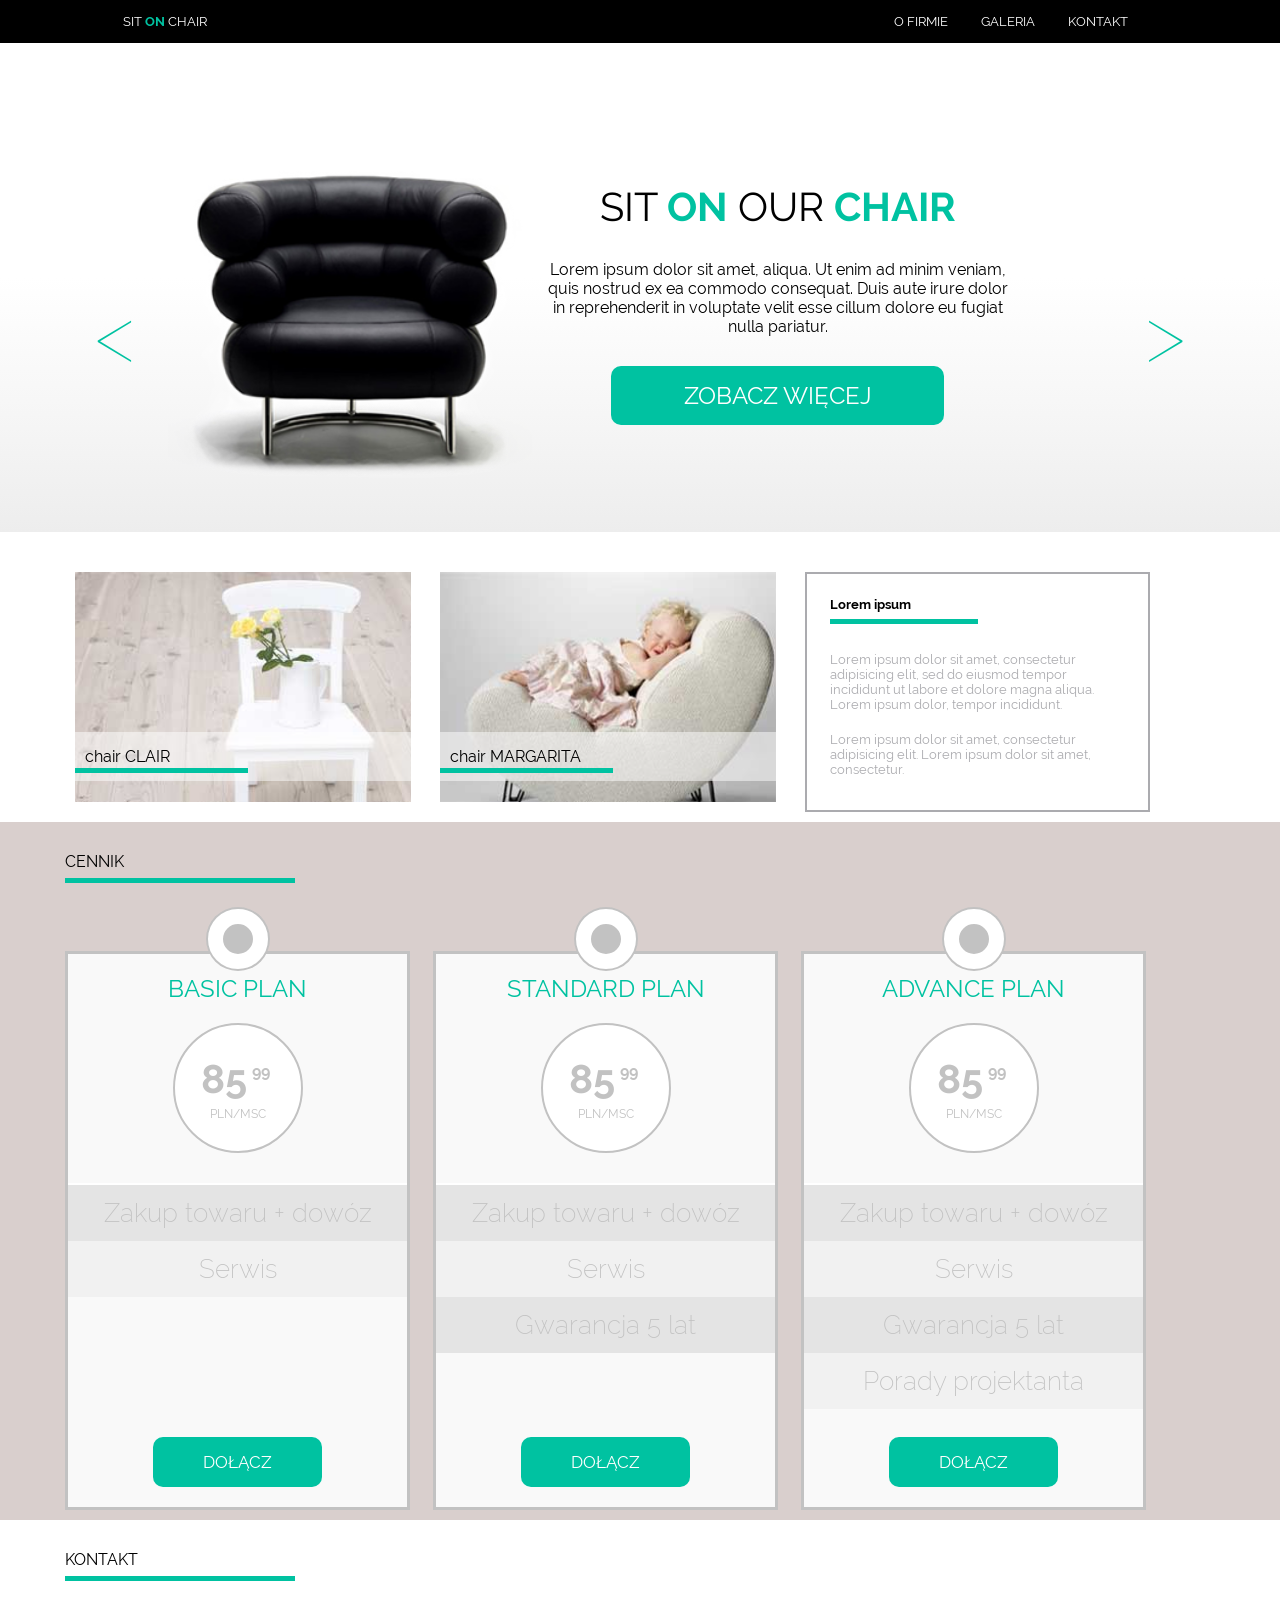
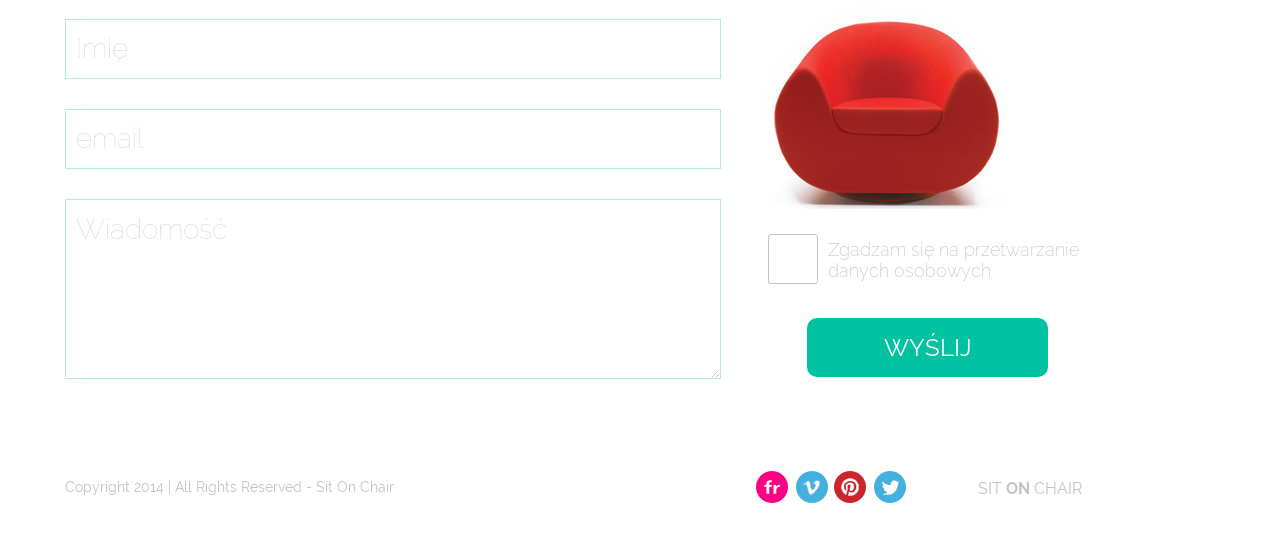
<file: index.html>
<!DOCTYPE html>
<html lang="en">
<head>
    <meta charset="UTF-8">
    <title>CodersLab</title>
    <link rel="stylesheet" href="./css/reset.css">
    <link rel="stylesheet" href="./css/style.css">
    <!-- ./ bezposrednia sciezka z katalogu glownego -->
</head>
<body>

  <header>
    <div class="container">
      <div class="row">
        <p class="col">sit <span class="text-green">on</span> chair</p>
        <nav class="col">
          <ul>
            <li class="nav-item">
                  <span class="nav-pointer"></span>

                  <a href="#" id="ofirmie">o firmie</a>

                  <ul class="sub-menu">
                    <li>Aktualności</li>
                    <li>Nasz team</li>
                    <li>Historia</li>
                  </ul>
            </li>
            <li>
              <a href="#">galeria</a>
            </li>
            <li>
              <a href="#">kontakt</a>
            </li>
          </ul>
        </nav>
      </div>
    </div>
  </header>

  <section class="banner">

    <div class="container">
      <div class="row">
        <div class="col gallery">
            <img src="images/black_chair.png" class="chair visible" alt="black chair">
            <img src="images/orange.png" class="chair" alt="black chair">
            <img src="images/red.png" class="chair" alt="black chair">
        </div>
        <div class="col aboutchair">
            <h3>sit <span class="text-green">on</span> our <span class="text-green">chair</span></h3>
            <p>
              Lorem ipsum dolor sit amet, aliqua. Ut enim ad minim veniam, quis nostrud ex ea commodo consequat. Duis aute irure dolor in reprehenderit in voluptate velit esse cillum dolore eu fugiat nulla pariatur.
            </p>
            <a href="#" class="button-big">zobacz więcej</a>
        </div>
      </div>

      <span class="left-arrow text-green"><</span>
      <span class="right-arrow text-green">></span>
    </div>
</section>


  <section class="offer">
    <div class="container">
      <div class="row">
        <div class="col">
          <p class="chair-underline">chair <span class="uppercase">Clair</span></p>
        </div>
        <div class="col">
          <p class="chair-underline">chair <span class="uppercase">margarita</span></p>
        </div>
        <div class="col col3">
          <p>Lorem ipsum</p>
          <p>
            Lorem ipsum dolor sit amet, consectetur adipisicing elit, sed do eiusmod tempor incididunt ut labore et dolore magna aliqua. Lorem ipsum dolor, tempor incididunt.
          </p>
          <p>
            Lorem ipsum dolor sit amet, consectetur adipisicing elit. Lorem ipsum dolor sit amet, consectetur.
          </p>
        </div>
      </div>
    </div>
  </section>

  <section class="prices">

    <div class="container">

        <p class="row section-header">cennik</p>

      <div class="row">

        <div class="col prices-menu basic">
          <h3>basic plan</h3>
          <div class="price-circle">
            <p>85 <sup>99</sup</p>
            <p>pln/msc</p>
          </div>
          <div class="price-p">
            <p >Zakup towaru + dowóz</p>
            <p>Serwis</p>
          </div>
          <a href="#">Dołącz</a>
          <div class="menu-button"></div>
        </div>

        <div class="col prices-menu standard">
          <h3>standard plan</h3>
          <div class="price-circle">
            <p>85 <sup>99</sup</p>
            <p>pln/msc</p>
          </div>
          <div class="price-p">
            <p >Zakup towaru + dowóz</p>
            <p>Serwis</p>
            <p>Gwarancja 5 lat</p>
          </div>
          <a href="#">Dołącz</a>
          <div class="menu-button"></div>
        </div>

        <div class="col prices-menu advance">
          <h3>advance plan</h3>
          <div class="price-circle">
            <p>85 <sup>99</sup</p>
            <p>pln/msc</p>
          </div>
          <div class="price-p">
            <p >Zakup towaru + dowóz</p>
            <p>Serwis</p>
            <p>Gwarancja 5 lat</p>
            <p>Porady projektanta</p>
          </div>
          <a href="#">Dołącz</a>
          <div class="menu-button"></div>
        </div>

      </div>
    </div>

  </section>

  <section>

    <div class="container">
      <div class="row">
        <p></p>
      </div>
      <div class="row">
        <div class="col"></div>
        <div class="col"></div>
      </div>
    </div>

  </section>

  <form class="register-form container" action="index.html" method="post" name="contact">

    <p class="row section-header">kontakt</p>

    <div class="row">

      <div class="col form-info">
        <input type="text" name="name" placeholder="Imię">
        <input type="email" name="email" placeholder="email">
        <textarea name="message" placeholder="Wiadomość"></textarea>
      </div>

      <div class="col form-send">
        <img src="./images/red_chair.png" alt="red chair">
        <!-- <input class="checkbox-field" type="checkbox" name="remember">
        <label for="remember">
          Zgadzam się na przetwarzanie danych osobowych
        </label> -->

        <div class="checkbox-cont">
          <input type="checkbox" id="remember"/>
          <label for="remember">Zgadzam się na przetwarzanie danych osobowych</label>
        </div>

        <a href="#" class="button-big">Wyślij</a>
      </div>
    </div>
  </form>


  <footer>
    <div class="container">
      <div class="col copyrights">
        Copyright 2014 | All Rights Reserved - Sit On Chair
      </div>
      <div class="col socialmedia">
        <a href="http://www.flickr.com">
          <img src="images/flickr.png" alt="logo flickr">
        </a>
        <a href="http://www.vimeo.com">
          <img src="images/vimeo.png" alt="logo vimeo">
        </a>
        <a href="http://www.vimeo.com">
          <img src="images/pinterest.png" alt="logo pinterest">
        </a>
        <a href="http://www.vimeo.com">
          <img src="images/twitter.png" alt="logo twitter">
        </a>
      </div>
        <p class="col logo-bw">sit <span>on</span> chair</p>
    </div>
  </footer>
  <!-- <script src="./js/jquery-3.1.1.min.js"></script> -->
  <script src="./js/app.js"></script>
</body>
</html>
</file>
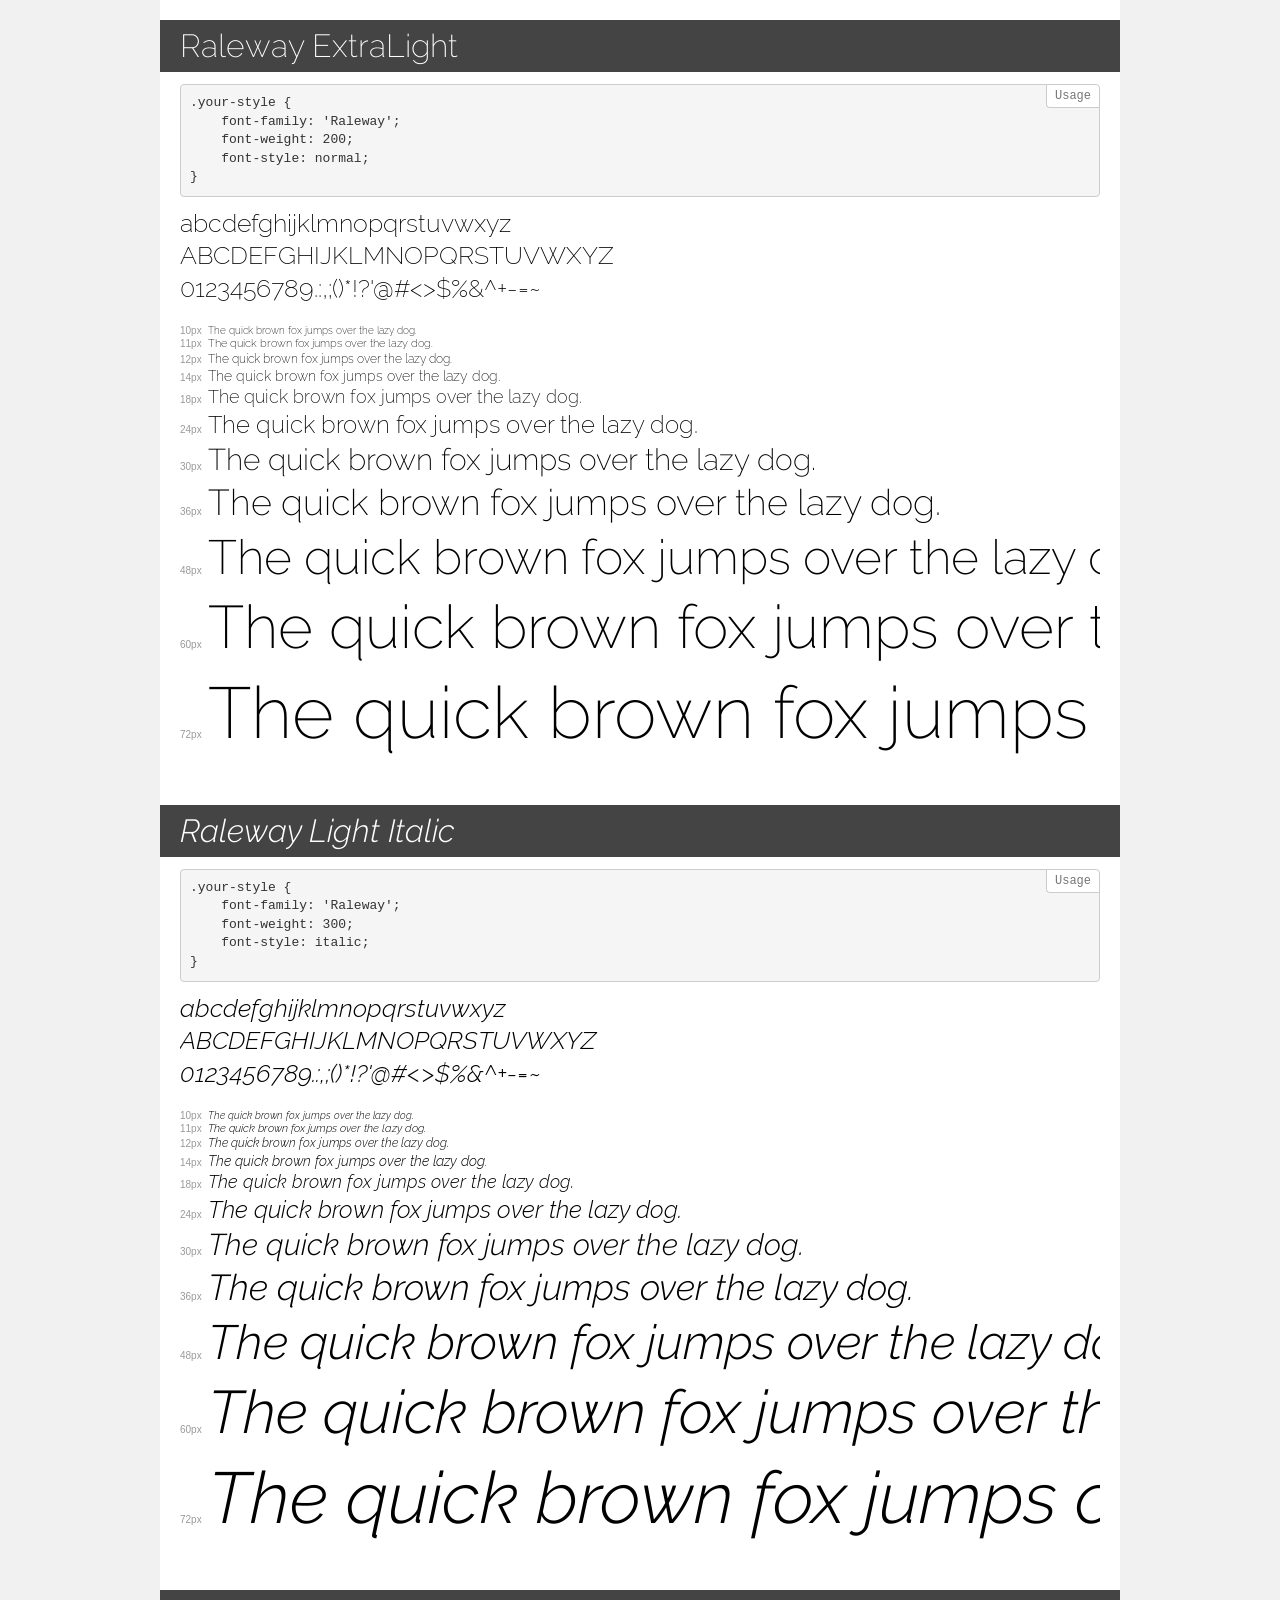
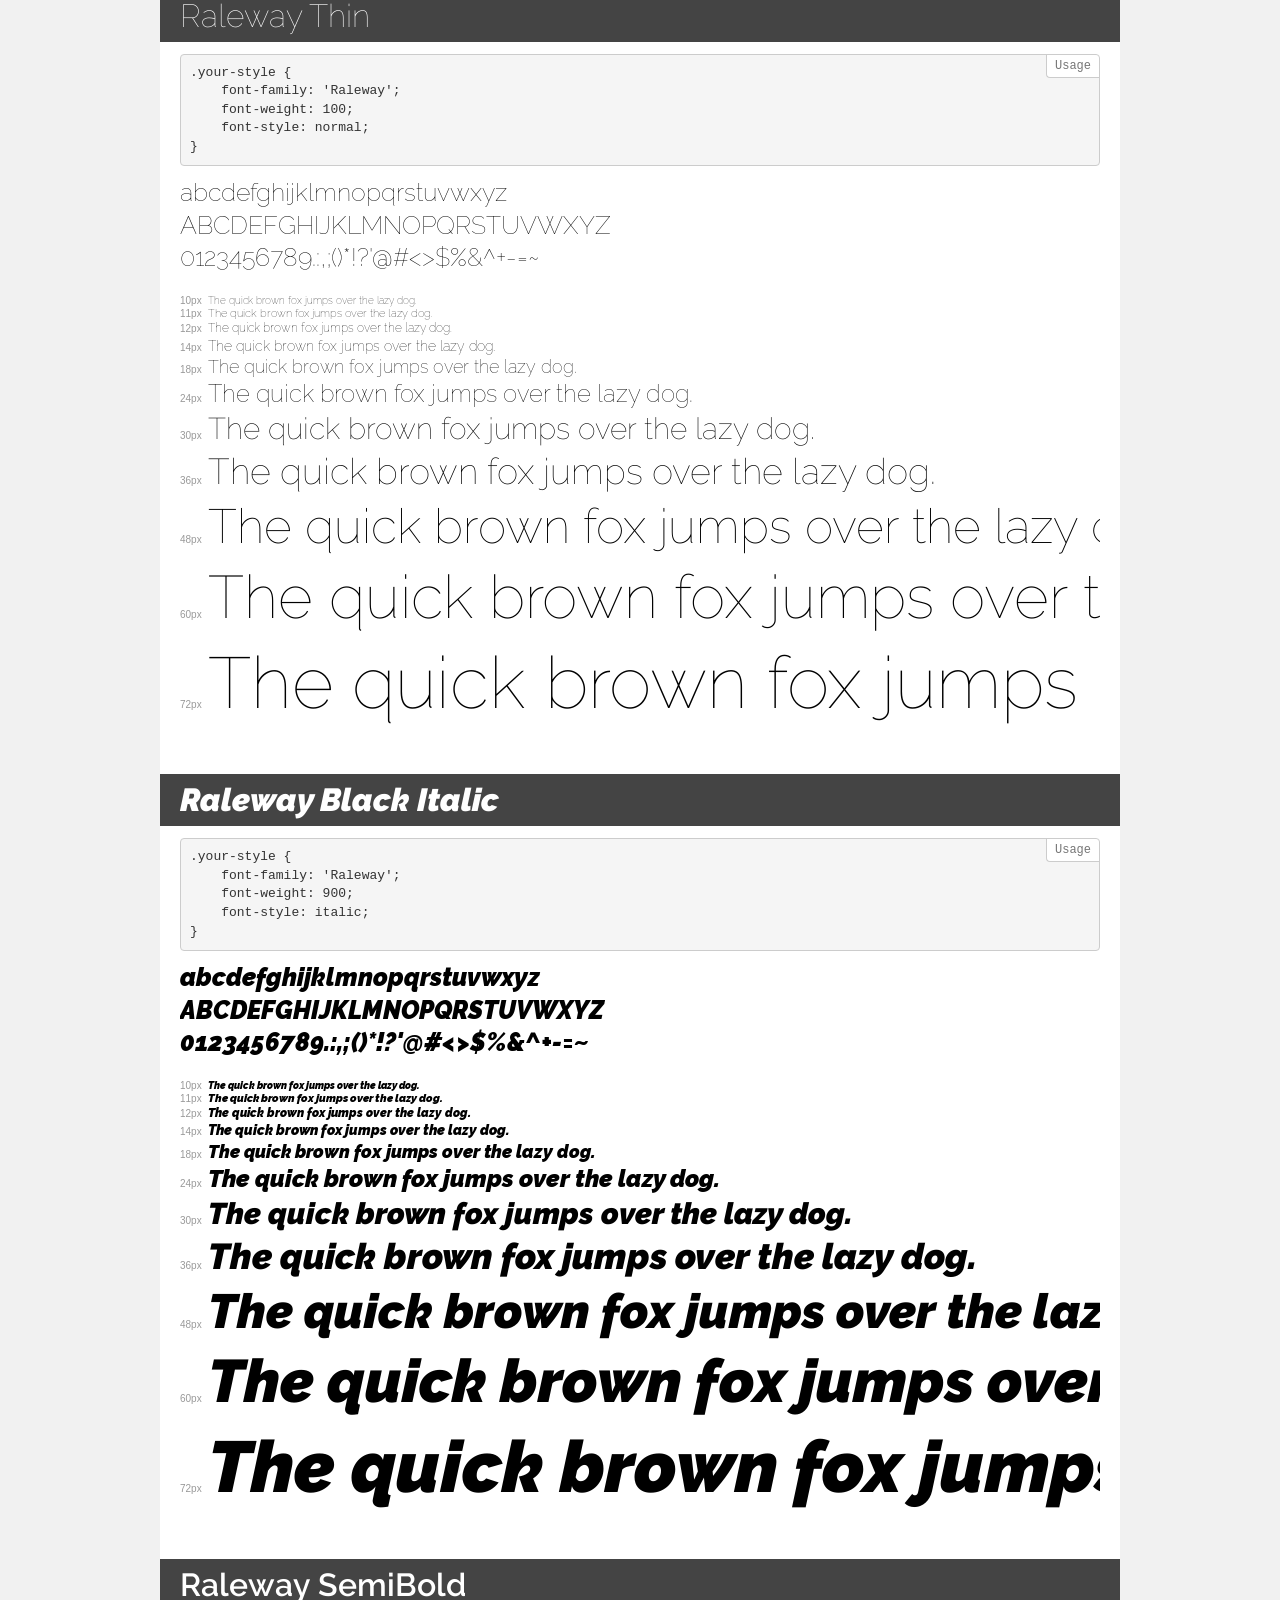
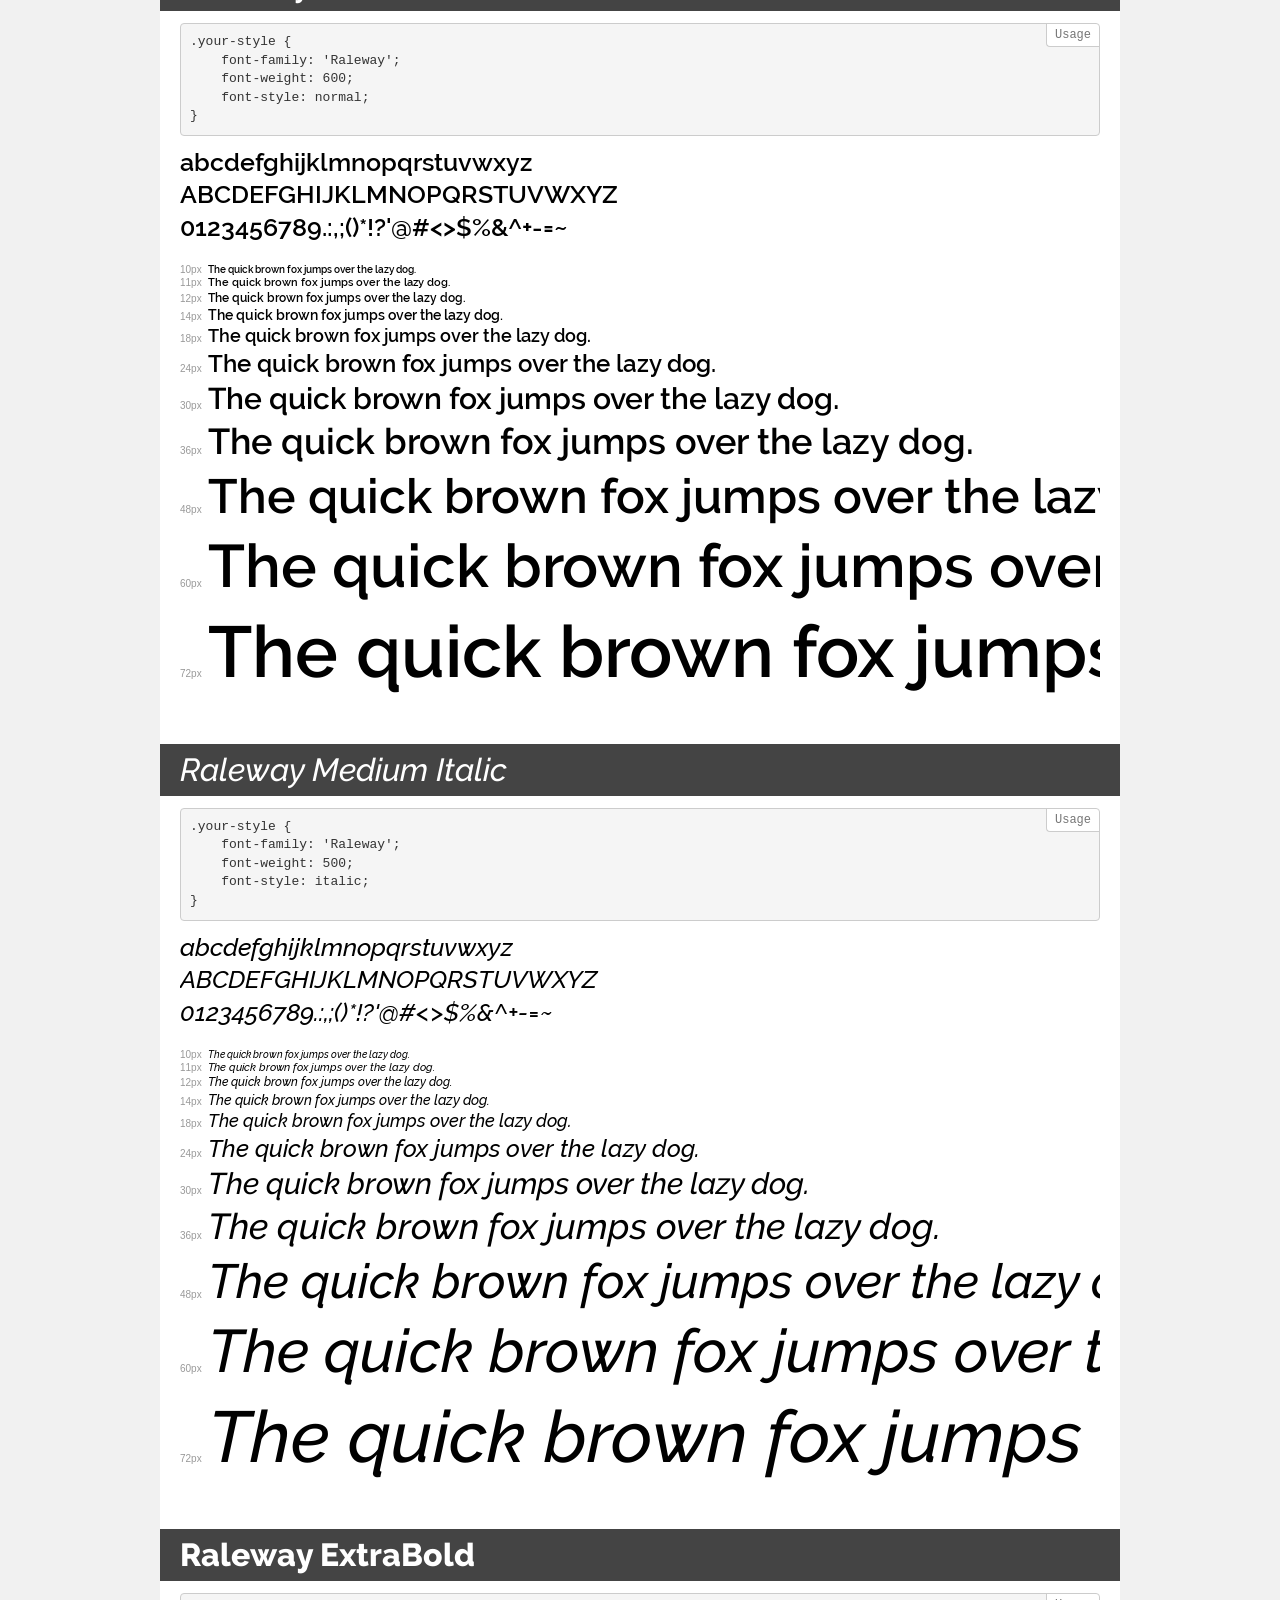
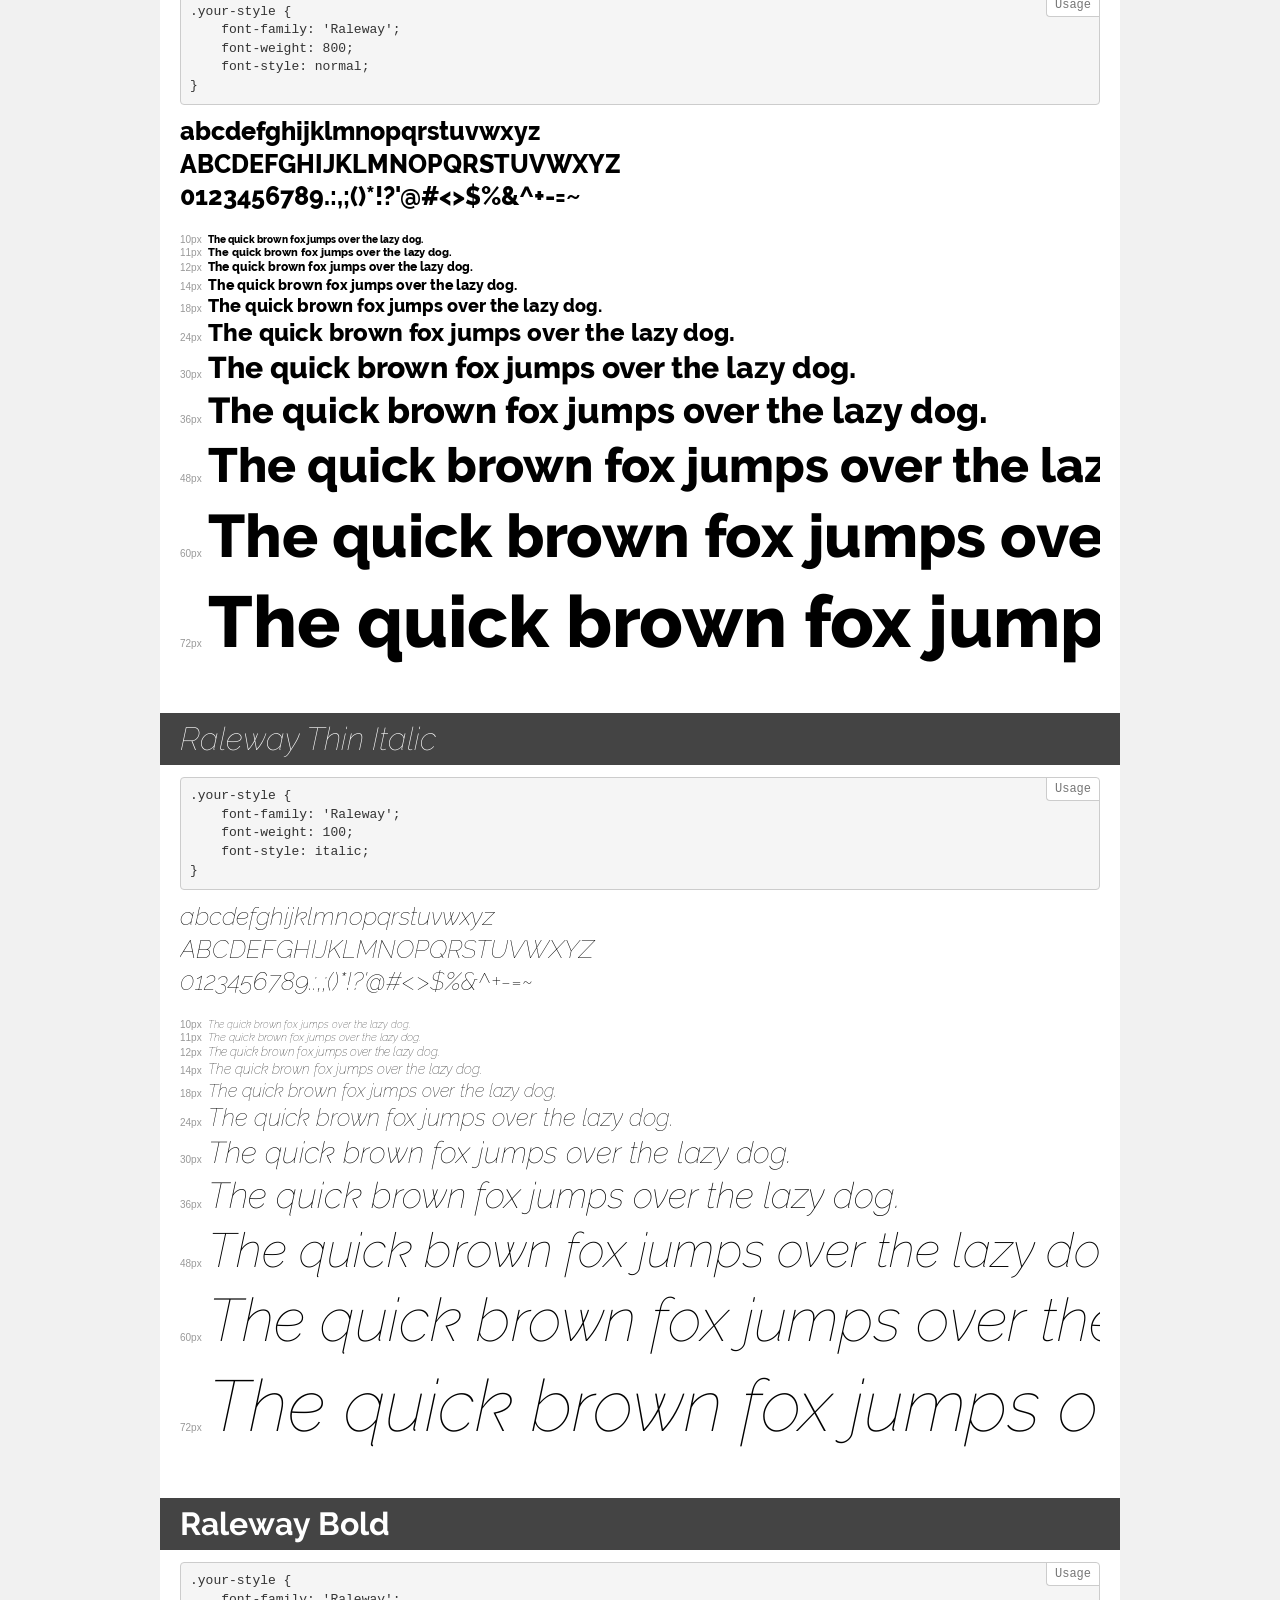
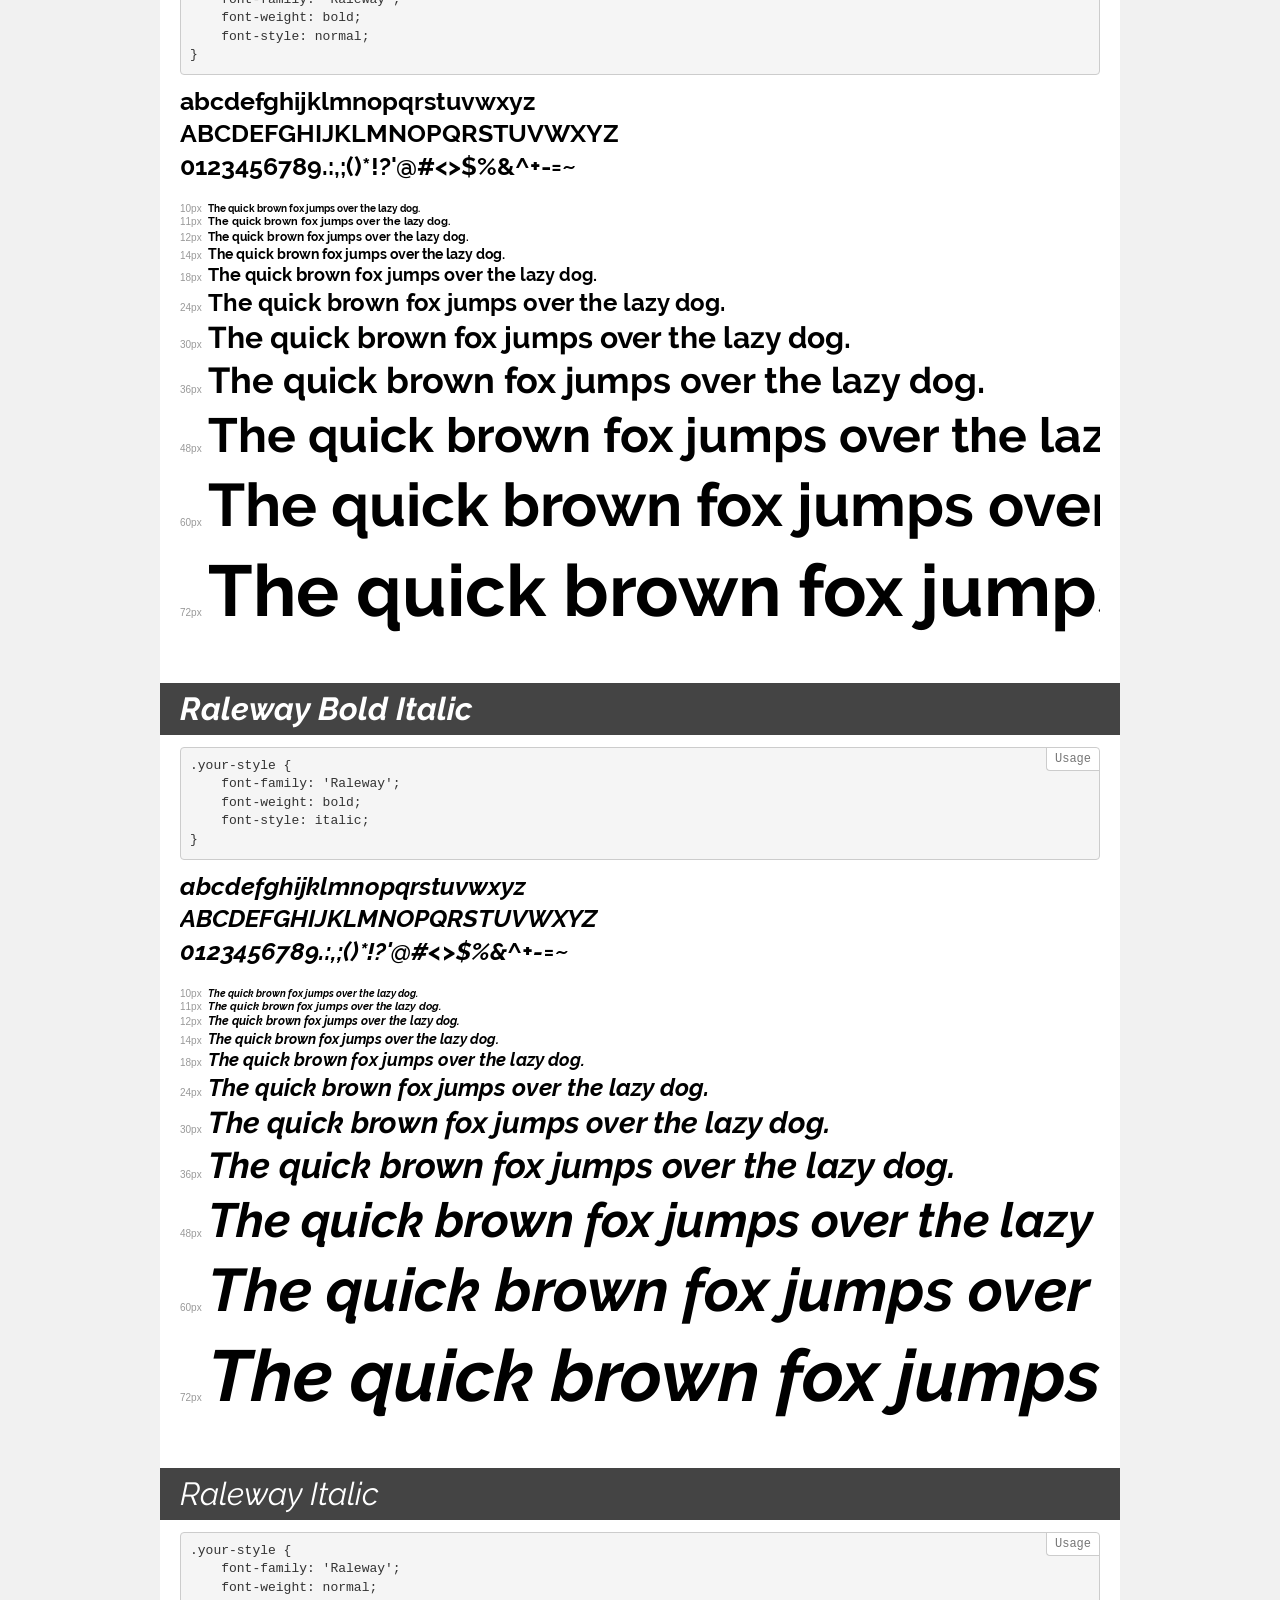
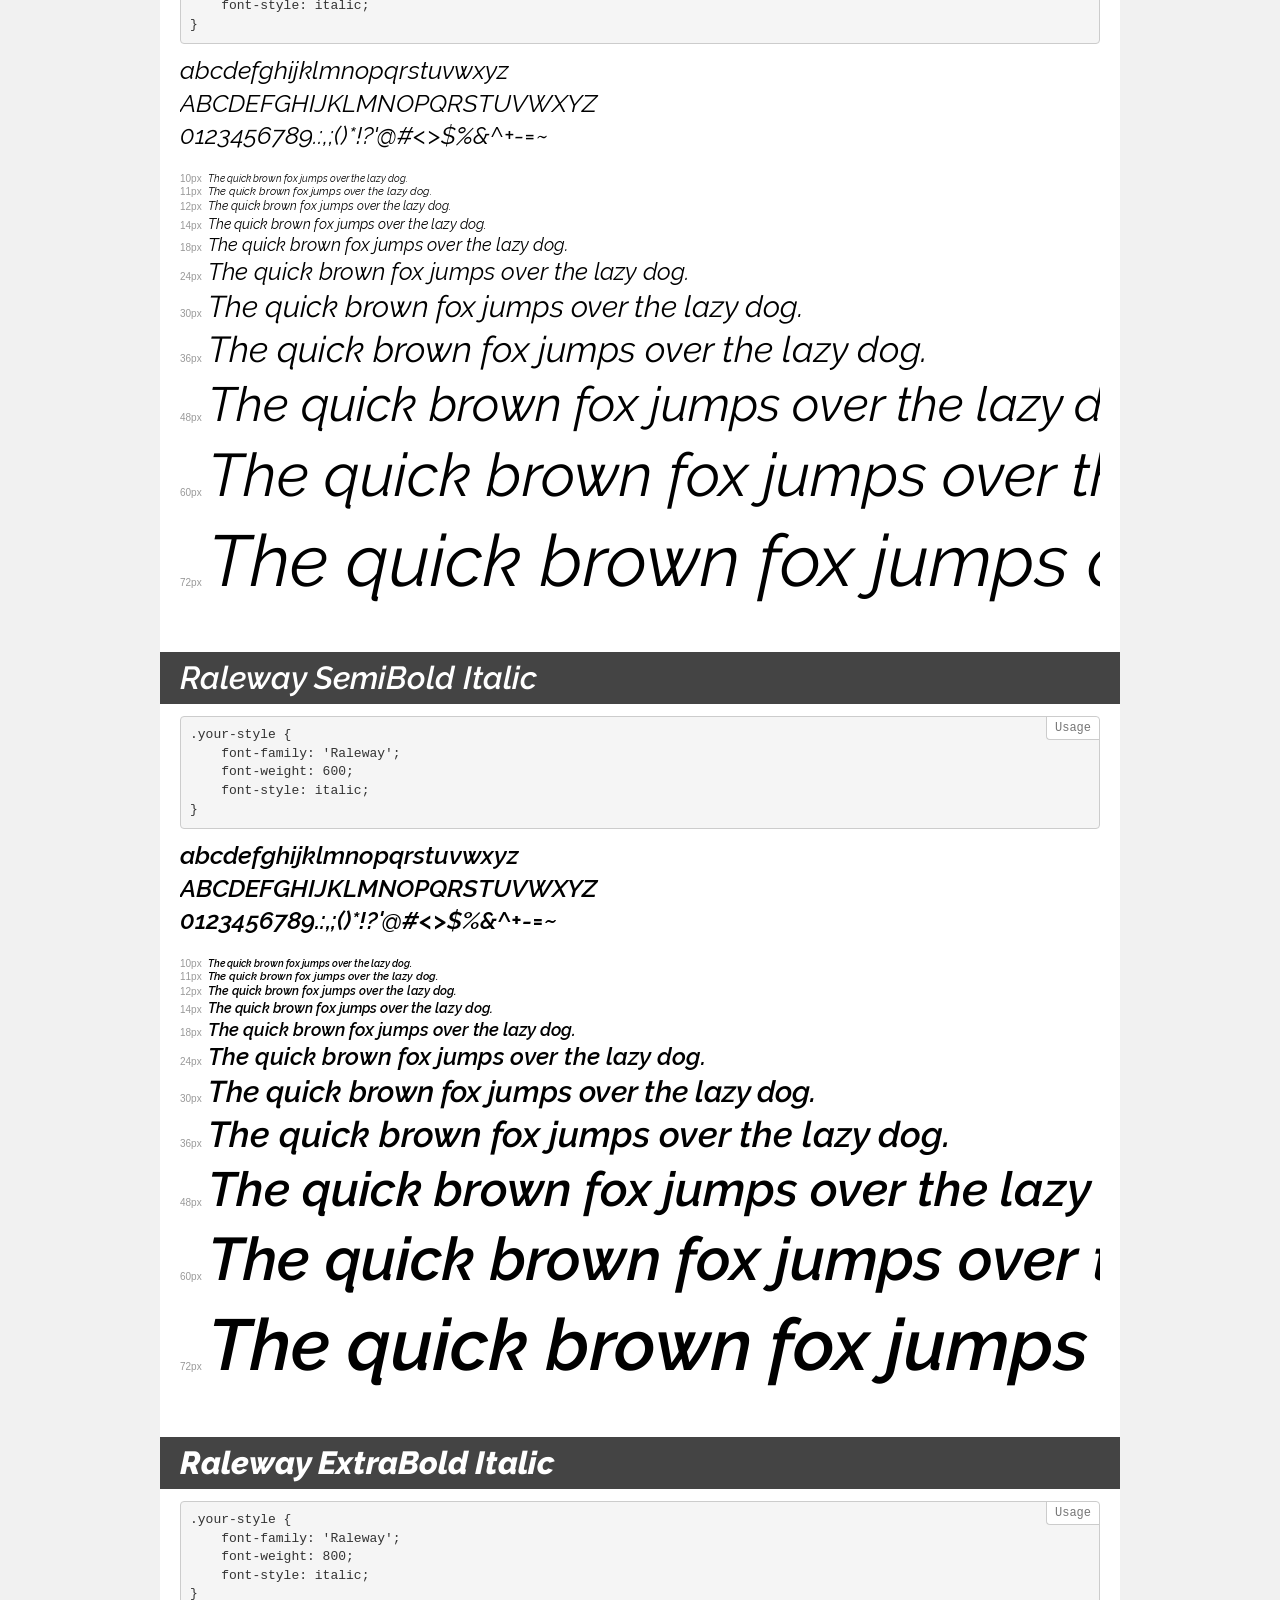
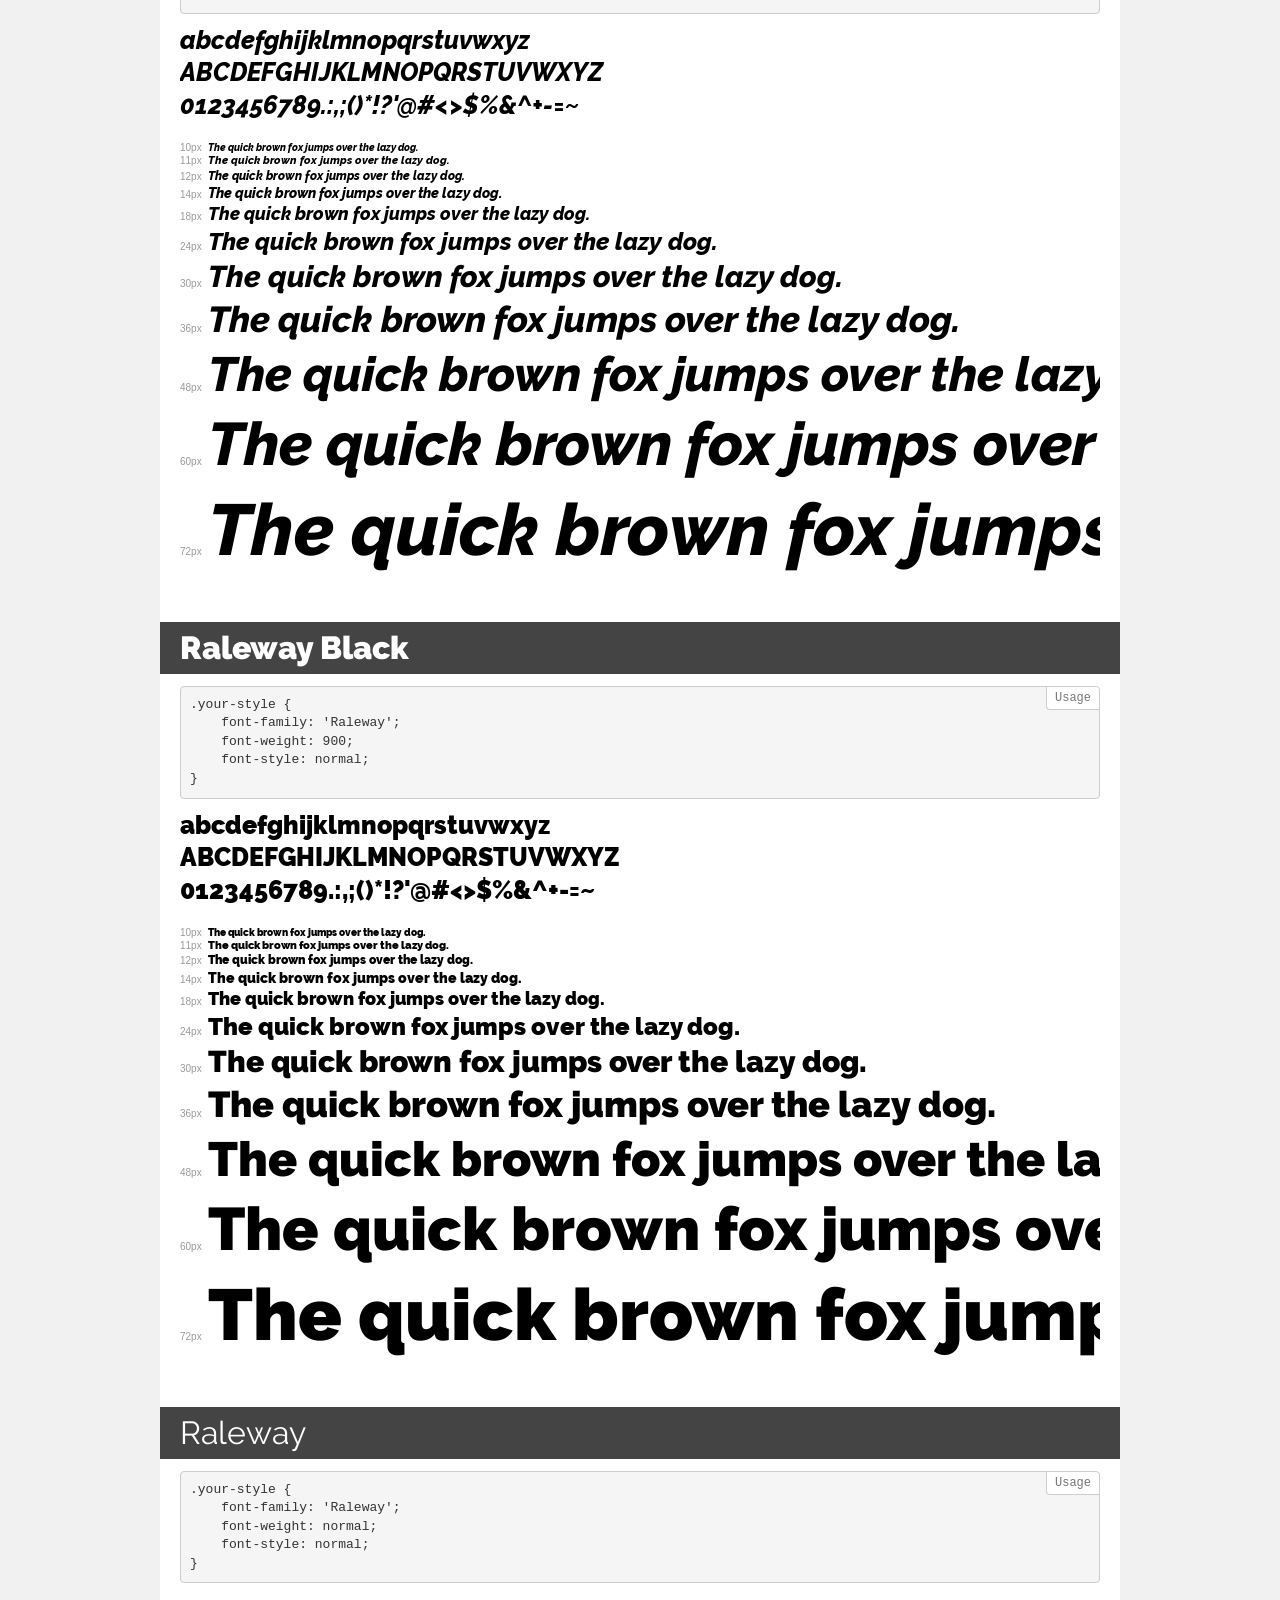
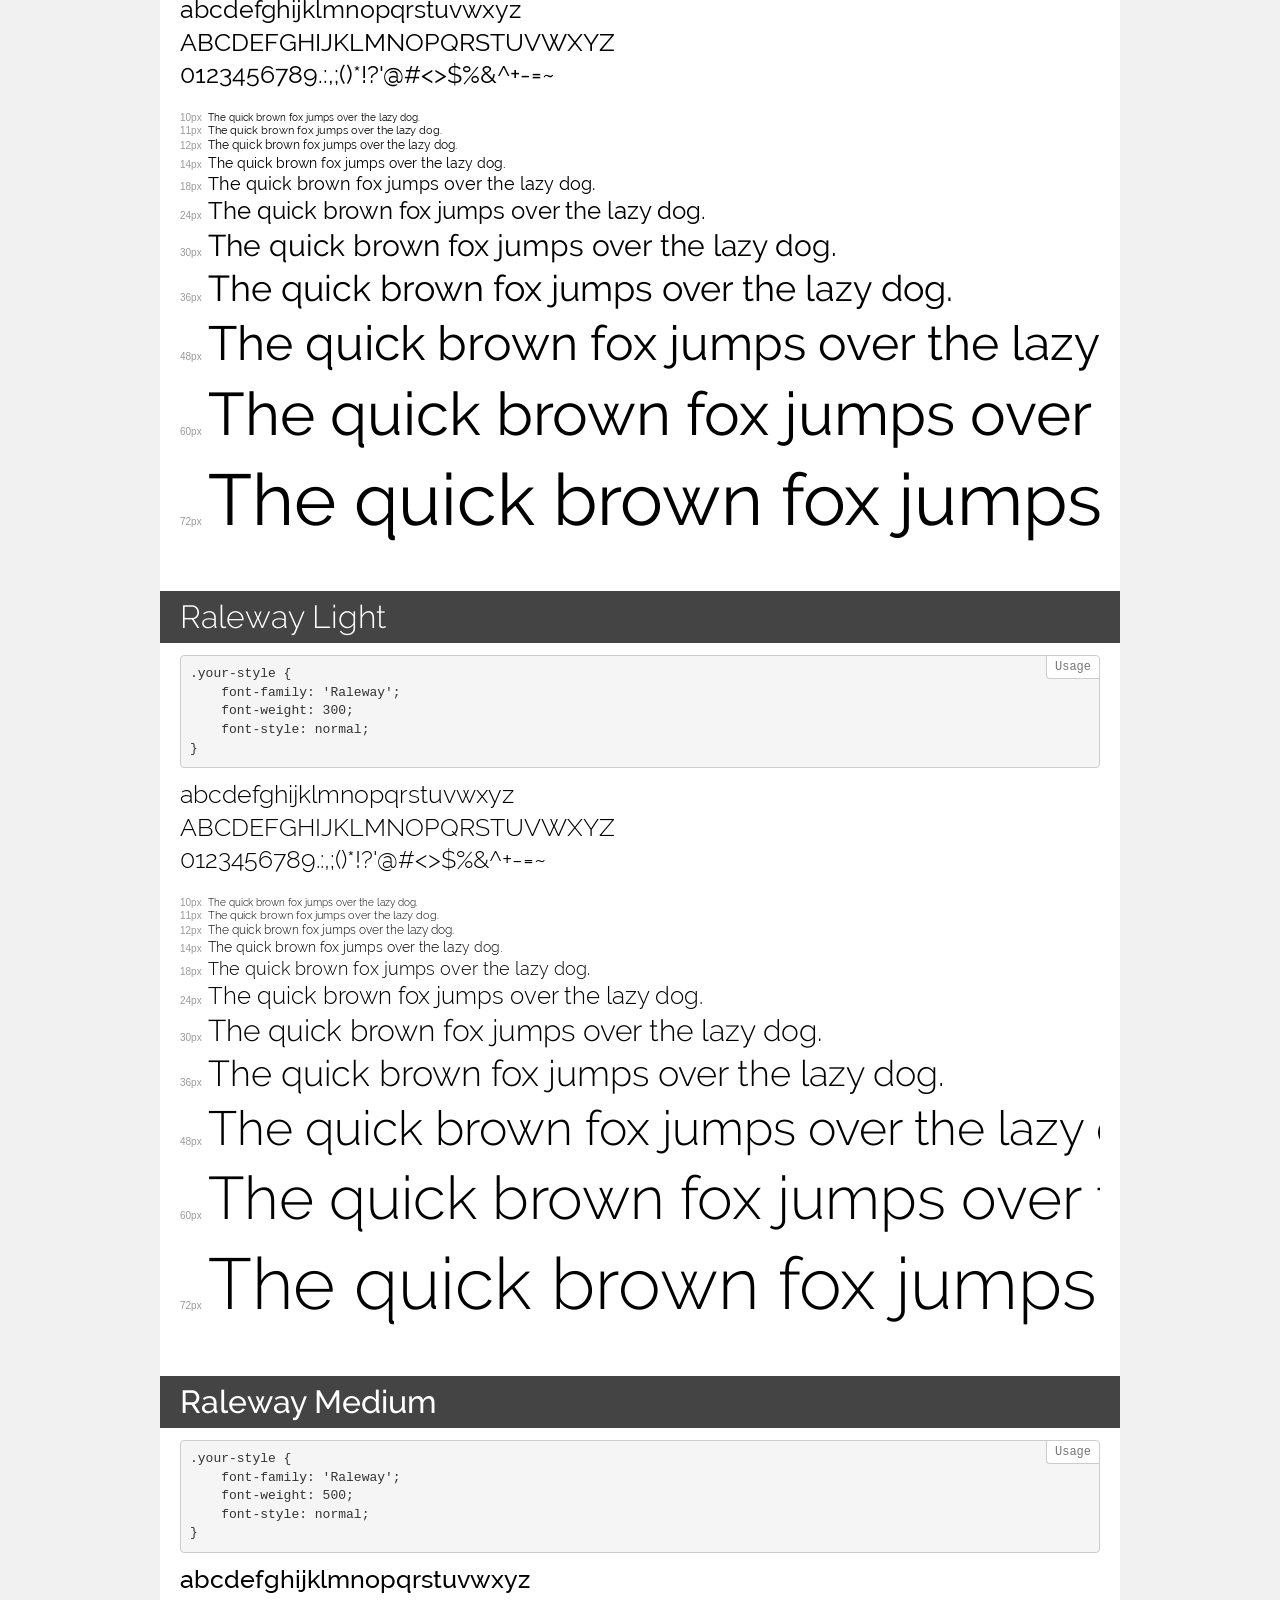
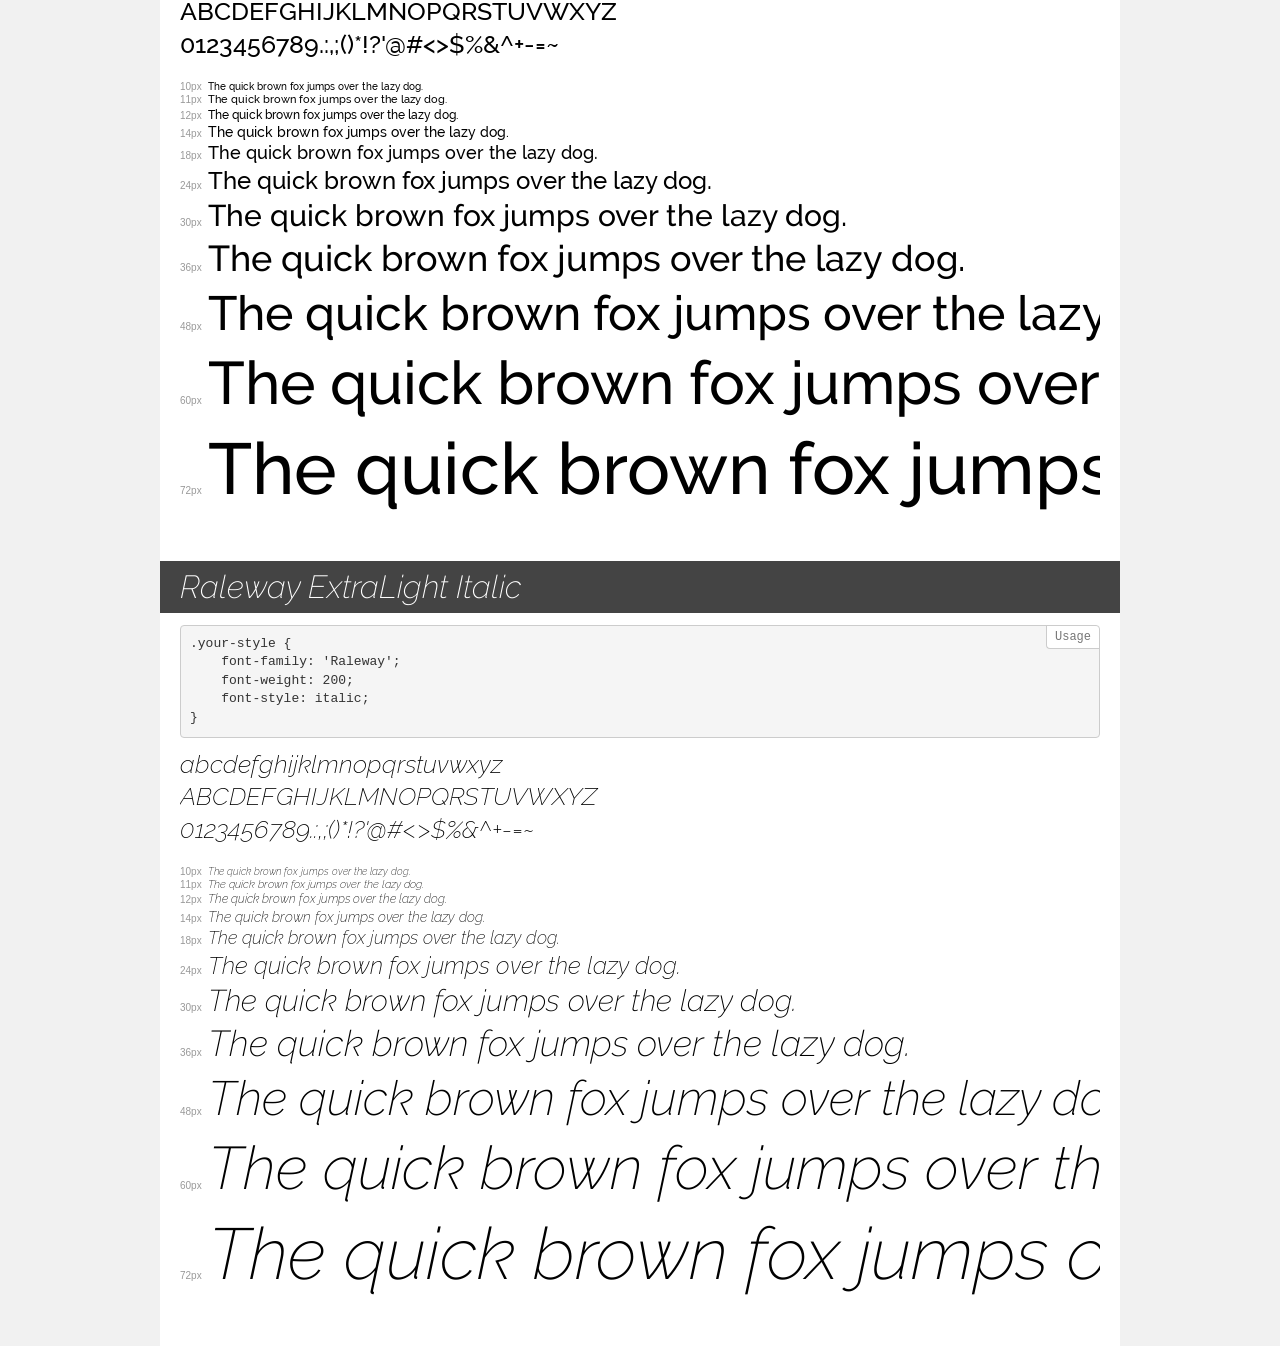
<file: fonts/demo.html>
<!DOCTYPE html>
<html>
<head>
	<meta charset="utf-8">
	<meta http-equiv="X-UA-Compatible" content="IE=edge">
	<meta name="viewport" content="width=device-width, initial-scale=1">
	<meta name="robots" content="noindex, noarchive">
	<title>Transfonter demo</title>
	<link href="stylesheet.css" rel="stylesheet">
	<style>
		/*
		http://meyerweb.com/eric/tools/css/reset/
		v2.0 | 20110126
		License: none (public domain)
		*/
		html, body, div, span, applet, object, iframe,
		h1, h2, h3, h4, h5, h6, p, blockquote, pre,
		a, abbr, acronym, address, big, cite, code,
		del, dfn, em, img, ins, kbd, q, s, samp,
		small, strike, strong, sub, sup, tt, var,
		b, u, i, center,
		dl, dt, dd, ol, ul, li,
		fieldset, form, label, legend,
		table, caption, tbody, tfoot, thead, tr, th, td,
		article, aside, canvas, details, embed,
		figure, figcaption, footer, header, hgroup,
		menu, nav, output, ruby, section, summary,
		time, mark, audio, video {
			margin: 0;
			padding: 0;
			border: 0;
			font-size: 100%;
			font: inherit;
			vertical-align: baseline;
		}
		/* HTML5 display-role reset for older browsers */
		article, aside, details, figcaption, figure,
		footer, header, hgroup, menu, nav, section {
			display: block;
		}
		body {
			line-height: 1;
		}
		ol, ul {
			list-style: none;
		}
		blockquote, q {
			quotes: none;
		}
		blockquote:before, blockquote:after,
		q:before, q:after {
			content: '';
			content: none;
		}
		table {
			border-collapse: collapse;
			border-spacing: 0;
		}
		/* common styles */
		body {
			background: #f1f1f1;
			color: #000;
		}
		.page {
			background: #fff;
			width: 920px;
			margin: 0 auto;
			padding: 20px 20px 0 20px;
			overflow: hidden;
		}
		.font-container {
			overflow-x: auto;
			overflow-y: hidden;
			margin-bottom: 40px;
			line-height: 1.3;
			white-space: nowrap;
			padding-bottom: 5px;
		}
		h1 {
			position: relative;
			background: #444;
			font-size: 32px;
			color: #fff;
			padding: 10px 20px;
			margin: 0 -20px 12px -20px;
		}
		.letters {
			font-size: 25px;
			margin-bottom: 20px;
		}
		.s10:before {
			content: '10px';
		}
		.s11:before {
			content: '11px';
		}
		.s12:before {
			content: '12px';
		}
		.s14:before {
			content: '14px';
		}
		.s18:before {
			content: '18px';
		}
		.s24:before {
			content: '24px';
		}
		.s30:before {
			content: '30px';
		}
		.s36:before {
			content: '36px';
		}
		.s48:before {
			content: '48px';
		}
		.s60:before {
			content: '60px';
		}
		.s72:before {
			content: '72px';
		}
		.s10:before, .s11:before, .s12:before, .s14:before,
		.s18:before, .s24:before, .s30:before, .s36:before,
		.s48:before, .s60:before, .s72:before {
			font-family: Arial, sans-serif;
			font-size: 10px;
			font-weight: normal;
			font-style: normal;
			color: #999;
			padding-right: 6px;
		}
		pre {
			display: block;
			position: relative;
			padding: 9px;
			margin: 0 0 10px;
			font-family: Monaco, Menlo, Consolas, "Courier New", monospace !important;
			font-size: 13px;
			line-height: 1.428571429;
			color: #333;
			font-weight: normal !important;
			font-style: normal !important;
			background-color: #f5f5f5;
			border: 1px solid #ccc;
			overflow-x: auto;
			border-radius: 4px;
		}
		pre:after {
			display: block;
			position: absolute;
			right: 0;
			top: 0;
			content: 'Usage';
			line-height: 1;
			padding: 5px 8px;
			font-size: 12px;
			color: #767676;
			background-color: #fff;
			border: 1px solid #ccc;
			border-right: none;
			border-top: none;
			border-radius: 0 4px 0 4px;
			z-index: 10;
		}
		/* responsive */
		@media (max-width: 959px) {
			.page {
				width: auto;
				margin: 0;
			}
		}
	</style>
</head>
<body>
<div class="page">
	<div class="demo" style="font-family: 'Raleway'; font-weight: 200; font-style: normal;">
		<h1>Raleway ExtraLight</h1>
		<pre>.your-style {
    font-family: 'Raleway';
    font-weight: 200;
    font-style: normal;
}</pre>
		<div class="font-container">
			<p class="letters">
				abcdefghijklmnopqrstuvwxyz <br />
				ABCDEFGHIJKLMNOPQRSTUVWXYZ <br />				0123456789.:,;()*!?'@#<>$%&^+-=~
			</p>
			<p class="s10" style="font-size: 10px;">The quick brown fox jumps over the lazy dog.</p>
			<p class="s11" style="font-size: 11px;">The quick brown fox jumps over the lazy dog.</p>
			<p class="s12" style="font-size: 12px;">The quick brown fox jumps over the lazy dog.</p>
			<p class="s14" style="font-size: 14px;">The quick brown fox jumps over the lazy dog.</p>
			<p class="s18" style="font-size: 18px;">The quick brown fox jumps over the lazy dog.</p>
			<p class="s24" style="font-size: 24px;">The quick brown fox jumps over the lazy dog.</p>
			<p class="s30" style="font-size: 30px;">The quick brown fox jumps over the lazy dog.</p>
			<p class="s36" style="font-size: 36px;">The quick brown fox jumps over the lazy dog.</p>
			<p class="s48" style="font-size: 48px;">The quick brown fox jumps over the lazy dog.</p>
			<p class="s60" style="font-size: 60px;">The quick brown fox jumps over the lazy dog.</p>
			<p class="s72" style="font-size: 72px;">The quick brown fox jumps over the lazy dog.</p>
		</div>
	</div>
	<div class="demo" style="font-family: 'Raleway'; font-weight: 300; font-style: italic;">
		<h1>Raleway Light Italic</h1>
		<pre>.your-style {
    font-family: 'Raleway';
    font-weight: 300;
    font-style: italic;
}</pre>
		<div class="font-container">
			<p class="letters">
				abcdefghijklmnopqrstuvwxyz <br />
				ABCDEFGHIJKLMNOPQRSTUVWXYZ <br />				0123456789.:,;()*!?'@#<>$%&^+-=~
			</p>
			<p class="s10" style="font-size: 10px;">The quick brown fox jumps over the lazy dog.</p>
			<p class="s11" style="font-size: 11px;">The quick brown fox jumps over the lazy dog.</p>
			<p class="s12" style="font-size: 12px;">The quick brown fox jumps over the lazy dog.</p>
			<p class="s14" style="font-size: 14px;">The quick brown fox jumps over the lazy dog.</p>
			<p class="s18" style="font-size: 18px;">The quick brown fox jumps over the lazy dog.</p>
			<p class="s24" style="font-size: 24px;">The quick brown fox jumps over the lazy dog.</p>
			<p class="s30" style="font-size: 30px;">The quick brown fox jumps over the lazy dog.</p>
			<p class="s36" style="font-size: 36px;">The quick brown fox jumps over the lazy dog.</p>
			<p class="s48" style="font-size: 48px;">The quick brown fox jumps over the lazy dog.</p>
			<p class="s60" style="font-size: 60px;">The quick brown fox jumps over the lazy dog.</p>
			<p class="s72" style="font-size: 72px;">The quick brown fox jumps over the lazy dog.</p>
		</div>
	</div>
	<div class="demo" style="font-family: 'Raleway'; font-weight: 100; font-style: normal;">
		<h1>Raleway Thin</h1>
		<pre>.your-style {
    font-family: 'Raleway';
    font-weight: 100;
    font-style: normal;
}</pre>
		<div class="font-container">
			<p class="letters">
				abcdefghijklmnopqrstuvwxyz <br />
				ABCDEFGHIJKLMNOPQRSTUVWXYZ <br />				0123456789.:,;()*!?'@#<>$%&^+-=~
			</p>
			<p class="s10" style="font-size: 10px;">The quick brown fox jumps over the lazy dog.</p>
			<p class="s11" style="font-size: 11px;">The quick brown fox jumps over the lazy dog.</p>
			<p class="s12" style="font-size: 12px;">The quick brown fox jumps over the lazy dog.</p>
			<p class="s14" style="font-size: 14px;">The quick brown fox jumps over the lazy dog.</p>
			<p class="s18" style="font-size: 18px;">The quick brown fox jumps over the lazy dog.</p>
			<p class="s24" style="font-size: 24px;">The quick brown fox jumps over the lazy dog.</p>
			<p class="s30" style="font-size: 30px;">The quick brown fox jumps over the lazy dog.</p>
			<p class="s36" style="font-size: 36px;">The quick brown fox jumps over the lazy dog.</p>
			<p class="s48" style="font-size: 48px;">The quick brown fox jumps over the lazy dog.</p>
			<p class="s60" style="font-size: 60px;">The quick brown fox jumps over the lazy dog.</p>
			<p class="s72" style="font-size: 72px;">The quick brown fox jumps over the lazy dog.</p>
		</div>
	</div>
	<div class="demo" style="font-family: 'Raleway'; font-weight: 900; font-style: italic;">
		<h1>Raleway Black Italic</h1>
		<pre>.your-style {
    font-family: 'Raleway';
    font-weight: 900;
    font-style: italic;
}</pre>
		<div class="font-container">
			<p class="letters">
				abcdefghijklmnopqrstuvwxyz <br />
				ABCDEFGHIJKLMNOPQRSTUVWXYZ <br />				0123456789.:,;()*!?'@#<>$%&^+-=~
			</p>
			<p class="s10" style="font-size: 10px;">The quick brown fox jumps over the lazy dog.</p>
			<p class="s11" style="font-size: 11px;">The quick brown fox jumps over the lazy dog.</p>
			<p class="s12" style="font-size: 12px;">The quick brown fox jumps over the lazy dog.</p>
			<p class="s14" style="font-size: 14px;">The quick brown fox jumps over the lazy dog.</p>
			<p class="s18" style="font-size: 18px;">The quick brown fox jumps over the lazy dog.</p>
			<p class="s24" style="font-size: 24px;">The quick brown fox jumps over the lazy dog.</p>
			<p class="s30" style="font-size: 30px;">The quick brown fox jumps over the lazy dog.</p>
			<p class="s36" style="font-size: 36px;">The quick brown fox jumps over the lazy dog.</p>
			<p class="s48" style="font-size: 48px;">The quick brown fox jumps over the lazy dog.</p>
			<p class="s60" style="font-size: 60px;">The quick brown fox jumps over the lazy dog.</p>
			<p class="s72" style="font-size: 72px;">The quick brown fox jumps over the lazy dog.</p>
		</div>
	</div>
	<div class="demo" style="font-family: 'Raleway'; font-weight: 600; font-style: normal;">
		<h1>Raleway SemiBold</h1>
		<pre>.your-style {
    font-family: 'Raleway';
    font-weight: 600;
    font-style: normal;
}</pre>
		<div class="font-container">
			<p class="letters">
				abcdefghijklmnopqrstuvwxyz <br />
				ABCDEFGHIJKLMNOPQRSTUVWXYZ <br />				0123456789.:,;()*!?'@#<>$%&^+-=~
			</p>
			<p class="s10" style="font-size: 10px;">The quick brown fox jumps over the lazy dog.</p>
			<p class="s11" style="font-size: 11px;">The quick brown fox jumps over the lazy dog.</p>
			<p class="s12" style="font-size: 12px;">The quick brown fox jumps over the lazy dog.</p>
			<p class="s14" style="font-size: 14px;">The quick brown fox jumps over the lazy dog.</p>
			<p class="s18" style="font-size: 18px;">The quick brown fox jumps over the lazy dog.</p>
			<p class="s24" style="font-size: 24px;">The quick brown fox jumps over the lazy dog.</p>
			<p class="s30" style="font-size: 30px;">The quick brown fox jumps over the lazy dog.</p>
			<p class="s36" style="font-size: 36px;">The quick brown fox jumps over the lazy dog.</p>
			<p class="s48" style="font-size: 48px;">The quick brown fox jumps over the lazy dog.</p>
			<p class="s60" style="font-size: 60px;">The quick brown fox jumps over the lazy dog.</p>
			<p class="s72" style="font-size: 72px;">The quick brown fox jumps over the lazy dog.</p>
		</div>
	</div>
	<div class="demo" style="font-family: 'Raleway'; font-weight: 500; font-style: italic;">
		<h1>Raleway Medium Italic</h1>
		<pre>.your-style {
    font-family: 'Raleway';
    font-weight: 500;
    font-style: italic;
}</pre>
		<div class="font-container">
			<p class="letters">
				abcdefghijklmnopqrstuvwxyz <br />
				ABCDEFGHIJKLMNOPQRSTUVWXYZ <br />				0123456789.:,;()*!?'@#<>$%&^+-=~
			</p>
			<p class="s10" style="font-size: 10px;">The quick brown fox jumps over the lazy dog.</p>
			<p class="s11" style="font-size: 11px;">The quick brown fox jumps over the lazy dog.</p>
			<p class="s12" style="font-size: 12px;">The quick brown fox jumps over the lazy dog.</p>
			<p class="s14" style="font-size: 14px;">The quick brown fox jumps over the lazy dog.</p>
			<p class="s18" style="font-size: 18px;">The quick brown fox jumps over the lazy dog.</p>
			<p class="s24" style="font-size: 24px;">The quick brown fox jumps over the lazy dog.</p>
			<p class="s30" style="font-size: 30px;">The quick brown fox jumps over the lazy dog.</p>
			<p class="s36" style="font-size: 36px;">The quick brown fox jumps over the lazy dog.</p>
			<p class="s48" style="font-size: 48px;">The quick brown fox jumps over the lazy dog.</p>
			<p class="s60" style="font-size: 60px;">The quick brown fox jumps over the lazy dog.</p>
			<p class="s72" style="font-size: 72px;">The quick brown fox jumps over the lazy dog.</p>
		</div>
	</div>
	<div class="demo" style="font-family: 'Raleway'; font-weight: 800; font-style: normal;">
		<h1>Raleway ExtraBold</h1>
		<pre>.your-style {
    font-family: 'Raleway';
    font-weight: 800;
    font-style: normal;
}</pre>
		<div class="font-container">
			<p class="letters">
				abcdefghijklmnopqrstuvwxyz <br />
				ABCDEFGHIJKLMNOPQRSTUVWXYZ <br />				0123456789.:,;()*!?'@#<>$%&^+-=~
			</p>
			<p class="s10" style="font-size: 10px;">The quick brown fox jumps over the lazy dog.</p>
			<p class="s11" style="font-size: 11px;">The quick brown fox jumps over the lazy dog.</p>
			<p class="s12" style="font-size: 12px;">The quick brown fox jumps over the lazy dog.</p>
			<p class="s14" style="font-size: 14px;">The quick brown fox jumps over the lazy dog.</p>
			<p class="s18" style="font-size: 18px;">The quick brown fox jumps over the lazy dog.</p>
			<p class="s24" style="font-size: 24px;">The quick brown fox jumps over the lazy dog.</p>
			<p class="s30" style="font-size: 30px;">The quick brown fox jumps over the lazy dog.</p>
			<p class="s36" style="font-size: 36px;">The quick brown fox jumps over the lazy dog.</p>
			<p class="s48" style="font-size: 48px;">The quick brown fox jumps over the lazy dog.</p>
			<p class="s60" style="font-size: 60px;">The quick brown fox jumps over the lazy dog.</p>
			<p class="s72" style="font-size: 72px;">The quick brown fox jumps over the lazy dog.</p>
		</div>
	</div>
	<div class="demo" style="font-family: 'Raleway'; font-weight: 100; font-style: italic;">
		<h1>Raleway Thin Italic</h1>
		<pre>.your-style {
    font-family: 'Raleway';
    font-weight: 100;
    font-style: italic;
}</pre>
		<div class="font-container">
			<p class="letters">
				abcdefghijklmnopqrstuvwxyz <br />
				ABCDEFGHIJKLMNOPQRSTUVWXYZ <br />				0123456789.:,;()*!?'@#<>$%&^+-=~
			</p>
			<p class="s10" style="font-size: 10px;">The quick brown fox jumps over the lazy dog.</p>
			<p class="s11" style="font-size: 11px;">The quick brown fox jumps over the lazy dog.</p>
			<p class="s12" style="font-size: 12px;">The quick brown fox jumps over the lazy dog.</p>
			<p class="s14" style="font-size: 14px;">The quick brown fox jumps over the lazy dog.</p>
			<p class="s18" style="font-size: 18px;">The quick brown fox jumps over the lazy dog.</p>
			<p class="s24" style="font-size: 24px;">The quick brown fox jumps over the lazy dog.</p>
			<p class="s30" style="font-size: 30px;">The quick brown fox jumps over the lazy dog.</p>
			<p class="s36" style="font-size: 36px;">The quick brown fox jumps over the lazy dog.</p>
			<p class="s48" style="font-size: 48px;">The quick brown fox jumps over the lazy dog.</p>
			<p class="s60" style="font-size: 60px;">The quick brown fox jumps over the lazy dog.</p>
			<p class="s72" style="font-size: 72px;">The quick brown fox jumps over the lazy dog.</p>
		</div>
	</div>
	<div class="demo" style="font-family: 'Raleway'; font-weight: bold; font-style: normal;">
		<h1>Raleway Bold</h1>
		<pre>.your-style {
    font-family: 'Raleway';
    font-weight: bold;
    font-style: normal;
}</pre>
		<div class="font-container">
			<p class="letters">
				abcdefghijklmnopqrstuvwxyz <br />
				ABCDEFGHIJKLMNOPQRSTUVWXYZ <br />				0123456789.:,;()*!?'@#<>$%&^+-=~
			</p>
			<p class="s10" style="font-size: 10px;">The quick brown fox jumps over the lazy dog.</p>
			<p class="s11" style="font-size: 11px;">The quick brown fox jumps over the lazy dog.</p>
			<p class="s12" style="font-size: 12px;">The quick brown fox jumps over the lazy dog.</p>
			<p class="s14" style="font-size: 14px;">The quick brown fox jumps over the lazy dog.</p>
			<p class="s18" style="font-size: 18px;">The quick brown fox jumps over the lazy dog.</p>
			<p class="s24" style="font-size: 24px;">The quick brown fox jumps over the lazy dog.</p>
			<p class="s30" style="font-size: 30px;">The quick brown fox jumps over the lazy dog.</p>
			<p class="s36" style="font-size: 36px;">The quick brown fox jumps over the lazy dog.</p>
			<p class="s48" style="font-size: 48px;">The quick brown fox jumps over the lazy dog.</p>
			<p class="s60" style="font-size: 60px;">The quick brown fox jumps over the lazy dog.</p>
			<p class="s72" style="font-size: 72px;">The quick brown fox jumps over the lazy dog.</p>
		</div>
	</div>
	<div class="demo" style="font-family: 'Raleway'; font-weight: bold; font-style: italic;">
		<h1>Raleway Bold Italic</h1>
		<pre>.your-style {
    font-family: 'Raleway';
    font-weight: bold;
    font-style: italic;
}</pre>
		<div class="font-container">
			<p class="letters">
				abcdefghijklmnopqrstuvwxyz <br />
				ABCDEFGHIJKLMNOPQRSTUVWXYZ <br />				0123456789.:,;()*!?'@#<>$%&^+-=~
			</p>
			<p class="s10" style="font-size: 10px;">The quick brown fox jumps over the lazy dog.</p>
			<p class="s11" style="font-size: 11px;">The quick brown fox jumps over the lazy dog.</p>
			<p class="s12" style="font-size: 12px;">The quick brown fox jumps over the lazy dog.</p>
			<p class="s14" style="font-size: 14px;">The quick brown fox jumps over the lazy dog.</p>
			<p class="s18" style="font-size: 18px;">The quick brown fox jumps over the lazy dog.</p>
			<p class="s24" style="font-size: 24px;">The quick brown fox jumps over the lazy dog.</p>
			<p class="s30" style="font-size: 30px;">The quick brown fox jumps over the lazy dog.</p>
			<p class="s36" style="font-size: 36px;">The quick brown fox jumps over the lazy dog.</p>
			<p class="s48" style="font-size: 48px;">The quick brown fox jumps over the lazy dog.</p>
			<p class="s60" style="font-size: 60px;">The quick brown fox jumps over the lazy dog.</p>
			<p class="s72" style="font-size: 72px;">The quick brown fox jumps over the lazy dog.</p>
		</div>
	</div>
	<div class="demo" style="font-family: 'Raleway'; font-weight: normal; font-style: italic;">
		<h1>Raleway Italic</h1>
		<pre>.your-style {
    font-family: 'Raleway';
    font-weight: normal;
    font-style: italic;
}</pre>
		<div class="font-container">
			<p class="letters">
				abcdefghijklmnopqrstuvwxyz <br />
				ABCDEFGHIJKLMNOPQRSTUVWXYZ <br />				0123456789.:,;()*!?'@#<>$%&^+-=~
			</p>
			<p class="s10" style="font-size: 10px;">The quick brown fox jumps over the lazy dog.</p>
			<p class="s11" style="font-size: 11px;">The quick brown fox jumps over the lazy dog.</p>
			<p class="s12" style="font-size: 12px;">The quick brown fox jumps over the lazy dog.</p>
			<p class="s14" style="font-size: 14px;">The quick brown fox jumps over the lazy dog.</p>
			<p class="s18" style="font-size: 18px;">The quick brown fox jumps over the lazy dog.</p>
			<p class="s24" style="font-size: 24px;">The quick brown fox jumps over the lazy dog.</p>
			<p class="s30" style="font-size: 30px;">The quick brown fox jumps over the lazy dog.</p>
			<p class="s36" style="font-size: 36px;">The quick brown fox jumps over the lazy dog.</p>
			<p class="s48" style="font-size: 48px;">The quick brown fox jumps over the lazy dog.</p>
			<p class="s60" style="font-size: 60px;">The quick brown fox jumps over the lazy dog.</p>
			<p class="s72" style="font-size: 72px;">The quick brown fox jumps over the lazy dog.</p>
		</div>
	</div>
	<div class="demo" style="font-family: 'Raleway'; font-weight: 600; font-style: italic;">
		<h1>Raleway SemiBold Italic</h1>
		<pre>.your-style {
    font-family: 'Raleway';
    font-weight: 600;
    font-style: italic;
}</pre>
		<div class="font-container">
			<p class="letters">
				abcdefghijklmnopqrstuvwxyz <br />
				ABCDEFGHIJKLMNOPQRSTUVWXYZ <br />				0123456789.:,;()*!?'@#<>$%&^+-=~
			</p>
			<p class="s10" style="font-size: 10px;">The quick brown fox jumps over the lazy dog.</p>
			<p class="s11" style="font-size: 11px;">The quick brown fox jumps over the lazy dog.</p>
			<p class="s12" style="font-size: 12px;">The quick brown fox jumps over the lazy dog.</p>
			<p class="s14" style="font-size: 14px;">The quick brown fox jumps over the lazy dog.</p>
			<p class="s18" style="font-size: 18px;">The quick brown fox jumps over the lazy dog.</p>
			<p class="s24" style="font-size: 24px;">The quick brown fox jumps over the lazy dog.</p>
			<p class="s30" style="font-size: 30px;">The quick brown fox jumps over the lazy dog.</p>
			<p class="s36" style="font-size: 36px;">The quick brown fox jumps over the lazy dog.</p>
			<p class="s48" style="font-size: 48px;">The quick brown fox jumps over the lazy dog.</p>
			<p class="s60" style="font-size: 60px;">The quick brown fox jumps over the lazy dog.</p>
			<p class="s72" style="font-size: 72px;">The quick brown fox jumps over the lazy dog.</p>
		</div>
	</div>
	<div class="demo" style="font-family: 'Raleway'; font-weight: 800; font-style: italic;">
		<h1>Raleway ExtraBold Italic</h1>
		<pre>.your-style {
    font-family: 'Raleway';
    font-weight: 800;
    font-style: italic;
}</pre>
		<div class="font-container">
			<p class="letters">
				abcdefghijklmnopqrstuvwxyz <br />
				ABCDEFGHIJKLMNOPQRSTUVWXYZ <br />				0123456789.:,;()*!?'@#<>$%&^+-=~
			</p>
			<p class="s10" style="font-size: 10px;">The quick brown fox jumps over the lazy dog.</p>
			<p class="s11" style="font-size: 11px;">The quick brown fox jumps over the lazy dog.</p>
			<p class="s12" style="font-size: 12px;">The quick brown fox jumps over the lazy dog.</p>
			<p class="s14" style="font-size: 14px;">The quick brown fox jumps over the lazy dog.</p>
			<p class="s18" style="font-size: 18px;">The quick brown fox jumps over the lazy dog.</p>
			<p class="s24" style="font-size: 24px;">The quick brown fox jumps over the lazy dog.</p>
			<p class="s30" style="font-size: 30px;">The quick brown fox jumps over the lazy dog.</p>
			<p class="s36" style="font-size: 36px;">The quick brown fox jumps over the lazy dog.</p>
			<p class="s48" style="font-size: 48px;">The quick brown fox jumps over the lazy dog.</p>
			<p class="s60" style="font-size: 60px;">The quick brown fox jumps over the lazy dog.</p>
			<p class="s72" style="font-size: 72px;">The quick brown fox jumps over the lazy dog.</p>
		</div>
	</div>
	<div class="demo" style="font-family: 'Raleway'; font-weight: 900; font-style: normal;">
		<h1>Raleway Black</h1>
		<pre>.your-style {
    font-family: 'Raleway';
    font-weight: 900;
    font-style: normal;
}</pre>
		<div class="font-container">
			<p class="letters">
				abcdefghijklmnopqrstuvwxyz <br />
				ABCDEFGHIJKLMNOPQRSTUVWXYZ <br />				0123456789.:,;()*!?'@#<>$%&^+-=~
			</p>
			<p class="s10" style="font-size: 10px;">The quick brown fox jumps over the lazy dog.</p>
			<p class="s11" style="font-size: 11px;">The quick brown fox jumps over the lazy dog.</p>
			<p class="s12" style="font-size: 12px;">The quick brown fox jumps over the lazy dog.</p>
			<p class="s14" style="font-size: 14px;">The quick brown fox jumps over the lazy dog.</p>
			<p class="s18" style="font-size: 18px;">The quick brown fox jumps over the lazy dog.</p>
			<p class="s24" style="font-size: 24px;">The quick brown fox jumps over the lazy dog.</p>
			<p class="s30" style="font-size: 30px;">The quick brown fox jumps over the lazy dog.</p>
			<p class="s36" style="font-size: 36px;">The quick brown fox jumps over the lazy dog.</p>
			<p class="s48" style="font-size: 48px;">The quick brown fox jumps over the lazy dog.</p>
			<p class="s60" style="font-size: 60px;">The quick brown fox jumps over the lazy dog.</p>
			<p class="s72" style="font-size: 72px;">The quick brown fox jumps over the lazy dog.</p>
		</div>
	</div>
	<div class="demo" style="font-family: 'Raleway'; font-weight: normal; font-style: normal;">
		<h1>Raleway</h1>
		<pre>.your-style {
    font-family: 'Raleway';
    font-weight: normal;
    font-style: normal;
}</pre>
		<div class="font-container">
			<p class="letters">
				abcdefghijklmnopqrstuvwxyz <br />
				ABCDEFGHIJKLMNOPQRSTUVWXYZ <br />				0123456789.:,;()*!?'@#<>$%&^+-=~
			</p>
			<p class="s10" style="font-size: 10px;">The quick brown fox jumps over the lazy dog.</p>
			<p class="s11" style="font-size: 11px;">The quick brown fox jumps over the lazy dog.</p>
			<p class="s12" style="font-size: 12px;">The quick brown fox jumps over the lazy dog.</p>
			<p class="s14" style="font-size: 14px;">The quick brown fox jumps over the lazy dog.</p>
			<p class="s18" style="font-size: 18px;">The quick brown fox jumps over the lazy dog.</p>
			<p class="s24" style="font-size: 24px;">The quick brown fox jumps over the lazy dog.</p>
			<p class="s30" style="font-size: 30px;">The quick brown fox jumps over the lazy dog.</p>
			<p class="s36" style="font-size: 36px;">The quick brown fox jumps over the lazy dog.</p>
			<p class="s48" style="font-size: 48px;">The quick brown fox jumps over the lazy dog.</p>
			<p class="s60" style="font-size: 60px;">The quick brown fox jumps over the lazy dog.</p>
			<p class="s72" style="font-size: 72px;">The quick brown fox jumps over the lazy dog.</p>
		</div>
	</div>
	<div class="demo" style="font-family: 'Raleway'; font-weight: 300; font-style: normal;">
		<h1>Raleway Light</h1>
		<pre>.your-style {
    font-family: 'Raleway';
    font-weight: 300;
    font-style: normal;
}</pre>
		<div class="font-container">
			<p class="letters">
				abcdefghijklmnopqrstuvwxyz <br />
				ABCDEFGHIJKLMNOPQRSTUVWXYZ <br />				0123456789.:,;()*!?'@#<>$%&^+-=~
			</p>
			<p class="s10" style="font-size: 10px;">The quick brown fox jumps over the lazy dog.</p>
			<p class="s11" style="font-size: 11px;">The quick brown fox jumps over the lazy dog.</p>
			<p class="s12" style="font-size: 12px;">The quick brown fox jumps over the lazy dog.</p>
			<p class="s14" style="font-size: 14px;">The quick brown fox jumps over the lazy dog.</p>
			<p class="s18" style="font-size: 18px;">The quick brown fox jumps over the lazy dog.</p>
			<p class="s24" style="font-size: 24px;">The quick brown fox jumps over the lazy dog.</p>
			<p class="s30" style="font-size: 30px;">The quick brown fox jumps over the lazy dog.</p>
			<p class="s36" style="font-size: 36px;">The quick brown fox jumps over the lazy dog.</p>
			<p class="s48" style="font-size: 48px;">The quick brown fox jumps over the lazy dog.</p>
			<p class="s60" style="font-size: 60px;">The quick brown fox jumps over the lazy dog.</p>
			<p class="s72" style="font-size: 72px;">The quick brown fox jumps over the lazy dog.</p>
		</div>
	</div>
	<div class="demo" style="font-family: 'Raleway'; font-weight: 500; font-style: normal;">
		<h1>Raleway Medium</h1>
		<pre>.your-style {
    font-family: 'Raleway';
    font-weight: 500;
    font-style: normal;
}</pre>
		<div class="font-container">
			<p class="letters">
				abcdefghijklmnopqrstuvwxyz <br />
				ABCDEFGHIJKLMNOPQRSTUVWXYZ <br />				0123456789.:,;()*!?'@#<>$%&^+-=~
			</p>
			<p class="s10" style="font-size: 10px;">The quick brown fox jumps over the lazy dog.</p>
			<p class="s11" style="font-size: 11px;">The quick brown fox jumps over the lazy dog.</p>
			<p class="s12" style="font-size: 12px;">The quick brown fox jumps over the lazy dog.</p>
			<p class="s14" style="font-size: 14px;">The quick brown fox jumps over the lazy dog.</p>
			<p class="s18" style="font-size: 18px;">The quick brown fox jumps over the lazy dog.</p>
			<p class="s24" style="font-size: 24px;">The quick brown fox jumps over the lazy dog.</p>
			<p class="s30" style="font-size: 30px;">The quick brown fox jumps over the lazy dog.</p>
			<p class="s36" style="font-size: 36px;">The quick brown fox jumps over the lazy dog.</p>
			<p class="s48" style="font-size: 48px;">The quick brown fox jumps over the lazy dog.</p>
			<p class="s60" style="font-size: 60px;">The quick brown fox jumps over the lazy dog.</p>
			<p class="s72" style="font-size: 72px;">The quick brown fox jumps over the lazy dog.</p>
		</div>
	</div>
	<div class="demo" style="font-family: 'Raleway'; font-weight: 200; font-style: italic;">
		<h1>Raleway ExtraLight Italic</h1>
		<pre>.your-style {
    font-family: 'Raleway';
    font-weight: 200;
    font-style: italic;
}</pre>
		<div class="font-container">
			<p class="letters">
				abcdefghijklmnopqrstuvwxyz <br />
				ABCDEFGHIJKLMNOPQRSTUVWXYZ <br />				0123456789.:,;()*!?'@#<>$%&^+-=~
			</p>
			<p class="s10" style="font-size: 10px;">The quick brown fox jumps over the lazy dog.</p>
			<p class="s11" style="font-size: 11px;">The quick brown fox jumps over the lazy dog.</p>
			<p class="s12" style="font-size: 12px;">The quick brown fox jumps over the lazy dog.</p>
			<p class="s14" style="font-size: 14px;">The quick brown fox jumps over the lazy dog.</p>
			<p class="s18" style="font-size: 18px;">The quick brown fox jumps over the lazy dog.</p>
			<p class="s24" style="font-size: 24px;">The quick brown fox jumps over the lazy dog.</p>
			<p class="s30" style="font-size: 30px;">The quick brown fox jumps over the lazy dog.</p>
			<p class="s36" style="font-size: 36px;">The quick brown fox jumps over the lazy dog.</p>
			<p class="s48" style="font-size: 48px;">The quick brown fox jumps over the lazy dog.</p>
			<p class="s60" style="font-size: 60px;">The quick brown fox jumps over the lazy dog.</p>
			<p class="s72" style="font-size: 72px;">The quick brown fox jumps over the lazy dog.</p>
		</div>
	</div>
</div>
</body>
</html>
</file>
<file: css/style.css>
/* This stylesheet generated by Transfonter (https://transfonter.org) on July 21, 2017 7:02 AM */

@font-face {
	font-family: 'Raleway';
	src: url('../fonts/Raleway-ExtraLight.eot');
	src: local('Raleway ExtraLight'), local('Raleway-ExtraLight'),
		url('../fonts/Raleway-ExtraLight.eot?#iefix') format('embedded-opentype'),
		url('../fonts/Raleway-ExtraLight.woff') format('woff'),
		url('../fonts/Raleway-ExtraLight.ttf') format('truetype');
	font-weight: 200;
	font-style: normal;
}

@font-face {
	font-family: 'Raleway';
	src: url('../fonts/Raleway-LightItalic.eot');
	src: local('Raleway Light Italic'), local('Raleway-LightItalic'),
		url('../fonts/Raleway-LightItalic.eot?#iefix') format('embedded-opentype'),
		url('../fonts/Raleway-LightItalic.woff') format('woff'),
		url('../fonts/Raleway-LightItalic.ttf') format('truetype');
	font-weight: 300;
	font-style: italic;
}

@font-face {
	font-family: 'Raleway';
	src: url('../fonts/Raleway-Thin.eot');
	src: local('Raleway Thin'), local('Raleway-Thin'),
		url('../fonts/Raleway-Thin.eot?#iefix') format('embedded-opentype'),
		url('../fonts/Raleway-Thin.woff') format('woff'),
		url('../fonts/Raleway-Thin.ttf') format('truetype');
	font-weight: 100;
	font-style: normal;
}

@font-face {
	font-family: 'Raleway';
	src: url('../fonts/Raleway-BlackItalic.eot');
	src: local('Raleway Black Italic'), local('Raleway-BlackItalic'),
		url('../fonts/Raleway-BlackItalic.eot?#iefix') format('embedded-opentype'),
		url('../fonts/Raleway-BlackItalic.woff') format('woff'),
		url('../fonts/Raleway-BlackItalic.ttf') format('truetype');
	font-weight: 900;
	font-style: italic;
}

@font-face {
	font-family: 'Raleway';
	src: url('../fonts/Raleway-SemiBold.eot');
	src: local('Raleway SemiBold'), local('Raleway-SemiBold'),
		url('../fonts/Raleway-SemiBold.eot?#iefix') format('embedded-opentype'),
		url('../fonts/Raleway-SemiBold.woff') format('woff'),
		url('../fonts/Raleway-SemiBold.ttf') format('truetype');
	font-weight: 600;
	font-style: normal;
}

@font-face {
	font-family: 'Raleway';
	src: url('../fonts/Raleway-MediumItalic.eot');
	src: local('Raleway Medium Italic'), local('Raleway-MediumItalic'),
		url('../fonts/Raleway-MediumItalic.eot?#iefix') format('embedded-opentype'),
		url('../fonts/Raleway-MediumItalic.woff') format('woff'),
		url('../fonts/Raleway-MediumItalic.ttf') format('truetype');
	font-weight: 500;
	font-style: italic;
}

@font-face {
	font-family: 'Raleway';
	src: url('../fonts/Raleway-ExtraBold.eot');
	src: local('Raleway ExtraBold'), local('Raleway-ExtraBold'),
		url('../fonts/Raleway-ExtraBold.eot?#iefix') format('embedded-opentype'),
		url('../fonts/Raleway-ExtraBold.woff') format('woff'),
		url('../fonts/Raleway-ExtraBold.ttf') format('truetype');
	font-weight: 800;
	font-style: normal;
}

@font-face {
	font-family: 'Raleway';
	src: url('../fonts/Raleway-ThinItalic.eot');
	src: local('Raleway Thin Italic'), local('Raleway-ThinItalic'),
		url('../fonts/Raleway-ThinItalic.eot?#iefix') format('embedded-opentype'),
		url('../fonts/Raleway-ThinItalic.woff') format('woff'),
		url('../fonts/Raleway-ThinItalic.ttf') format('truetype');
	font-weight: 100;
	font-style: italic;
}

@font-face {
	font-family: 'Raleway';
	src: url('../fonts/Raleway-Bold.eot');
	src: local('Raleway Bold'), local('Raleway-Bold'),
		url('../fonts/Raleway-Bold.eot?#iefix') format('embedded-opentype'),
		url('../fonts/Raleway-Bold.woff') format('woff'),
		url('../fonts/Raleway-Bold.ttf') format('truetype');
	font-weight: bold;
	font-style: normal;
}

@font-face {
	font-family: 'Raleway';
	src: url('../fonts/Raleway-BoldItalic.eot');
	src: local('Raleway Bold Italic'), local('Raleway-BoldItalic'),
		url('../fonts/Raleway-BoldItalic.eot?#iefix') format('embedded-opentype'),
		url('../fonts/Raleway-BoldItalic.woff') format('woff'),
		url('../fonts/Raleway-BoldItalic.ttf') format('truetype');
	font-weight: bold;
	font-style: italic;
}

@font-face {
	font-family: 'Raleway';
	src: url('../fonts/Raleway-Italic.eot');
	src: local('Raleway Italic'), local('Raleway-Italic'),
		url('../fonts/Raleway-Italic.eot?#iefix') format('embedded-opentype'),
		url('../fonts/Raleway-Italic.woff') format('woff'),
		url('../fonts/Raleway-Italic.ttf') format('truetype');
	font-weight: normal;
	font-style: italic;
}

@font-face {
	font-family: 'Raleway';
	src: url('../fonts/Raleway-SemiBoldItalic.eot');
	src: local('Raleway SemiBold Italic'), local('Raleway-SemiBoldItalic'),
		url('../fonts/Raleway-SemiBoldItalic.eot?#iefix') format('embedded-opentype'),
		url('../fonts/Raleway-SemiBoldItalic.woff') format('woff'),
		url('../fonts/Raleway-SemiBoldItalic.ttf') format('truetype');
	font-weight: 600;
	font-style: italic;
}

@font-face {
	font-family: 'Raleway';
	src: url('../fonts/Raleway-ExtraBoldItalic.eot');
	src: local('Raleway ExtraBold Italic'), local('Raleway-ExtraBoldItalic'),
		url('../fonts/Raleway-ExtraBoldItalic.eot?#iefix') format('embedded-opentype'),
		url('../fonts/Raleway-ExtraBoldItalic.woff') format('woff'),
		url('../fonts/Raleway-ExtraBoldItalic.ttf') format('truetype');
	font-weight: 800;
	font-style: italic;
}

@font-face {
	font-family: 'Raleway';
	src: url('../fonts/Raleway-Black.eot');
	src: local('Raleway Black'), local('Raleway-Black'),
		url('../fonts/Raleway-Black.eot?#iefix') format('embedded-opentype'),
		url('../fonts/Raleway-Black.woff') format('woff'),
		url('../fonts/Raleway-Black.ttf') format('truetype');
	font-weight: 900;
	font-style: normal;
}

@font-face {
	font-family: 'Raleway';
	src: url('../fonts/Raleway-Regular.eot');
	src: local('Raleway'), local('Raleway-Regular'),
		url('../fonts/Raleway-Regular.eot?#iefix') format('embedded-opentype'),
		url('../fonts/Raleway-Regular.woff') format('woff'),
		url('../fonts/Raleway-Regular.ttf') format('truetype');
	font-weight: normal;
	font-style: normal;
}

@font-face {
	font-family: 'Raleway';
	src: url('../fonts/Raleway-Light.eot');
	src: local('Raleway Light'), local('Raleway-Light'),
		url('../fonts/Raleway-Light.eot?#iefix') format('embedded-opentype'),
		url('../fonts/Raleway-Light.woff') format('woff'),
		url('../fonts/Raleway-Light.ttf') format('truetype');
	font-weight: 300;
	font-style: normal;
}

@font-face {
	font-family: 'Raleway';
	src: url('../fonts/Raleway-Medium.eot');
	src: local('Raleway Medium'), local('Raleway-Medium'),
		url('../fonts/Raleway-Medium.eot?#iefix') format('embedded-opentype'),
		url('../fonts/Raleway-Medium.woff') format('woff'),
		url('../fonts/Raleway-Medium.ttf') format('truetype');
	font-weight: 500;
	font-style: normal;
}

@font-face {
	font-family: 'Raleway';
	src: url('../fonts/Raleway-ExtraLightItalic.eot');
	src: local('Raleway ExtraLight Italic'), local('Raleway-ExtraLightItalic'),
		url('../fonts/Raleway-ExtraLightItalic.eot?#iefix') format('embedded-opentype'),
		url('../fonts/Raleway-ExtraLightItalic.woff') format('woff'),
		url('../fonts/Raleway-ExtraLightItalic.ttf') format('truetype');
	font-weight: 200;
	font-style: italic;
}


* {
  font-family: Raleway, Arial, sans-serif;
}

header, footer, section {
  display: block;
  width: 100%;
}

.container {
  width: 100%;
  max-width: 1150px;
  margin: 0 auto;
}

.row::after {
  content: "";
  display: block;
  clear: both;
}

.col {
  float: left;
}


.text-green {
  color: #00c2a1;
  font-weight: bold;
}

/* HEADER */


header {
  background: #000;
  padding: 14px;
  color: #fff;
  font-size: 0.8em;
}

header .row {
  width: 90%;
  margin: 0 auto;
}

header nav.col {
  float: right;
}

header nav.col > ul > li {
  display: inline-block;
}

header nav.col li a {
  color: #fff;
  text-decoration: none;
  padding-right: 30px;
}

header nav .col li:nth-child(2) {
  position: relative;
}

.sub-menu{
  position: absolute;
  top: 50px;
  background: #000;
  color: #fff;
  font-size: 1.2em;
  padding: 15px;
}

.sub-menuli:nth-of-type(2) {
  padding-top: 15px;
  padding-bottom: 15px;
}

header div.row p,
header nav.col li a {
  text-transform: uppercase;
}

/* SECTION 1*/

.banner {
  background: rgba(255,255,255,1);
  background: -moz-linear-gradient(top, rgba(255,255,255,1) 7%, rgba(255,255,255,1) 23%, rgba(255,255,255,1) 48%, rgba(246,246,246,1) 76%, rgba(237,237,237,1) 100%);
  background: -webkit-gradient(left top, left bottom, color-stop(7%, rgba(255,255,255,1)), color-stop(23%, rgba(255,255,255,1)), color-stop(48%, rgba(255,255,255,1)), color-stop(76%, rgba(246,246,246,1)), color-stop(100%, rgba(237,237,237,1)));
  background: -webkit-linear-gradient(top, rgba(255,255,255,1) 7%, rgba(255,255,255,1) 23%, rgba(255,255,255,1) 48%, rgba(246,246,246,1) 76%, rgba(237,237,237,1) 100%);
  background: -o-linear-gradient(top, rgba(255,255,255,1) 7%, rgba(255,255,255,1) 23%, rgba(255,255,255,1) 48%, rgba(246,246,246,1) 76%, rgba(237,237,237,1) 100%);
  background: -ms-linear-gradient(top, rgba(255,255,255,1) 7%, rgba(255,255,255,1) 23%, rgba(255,255,255,1) 48%, rgba(246,246,246,1) 76%, rgba(237,237,237,1) 100%);
  background: linear-gradient(to bottom, rgba(255,255,255,1) 7%, rgba(255,255,255,1) 23%, rgba(255,255,255,1) 48%, rgba(246,246,246,1) 76%, rgba(237,237,237,1) 100%);
  filter: progid:DXImageTransform.Microsoft.gradient( startColorstr='#ffffff', endColorstr='#ededed', GradientType=0 );
}

.banner .container {
  padding: 70px 200px 10px 0;
  position: relative;
}

.banner .col {
  width: 50%;
  display: inline-block;
}



.aboutchair {
  text-align: center;
}


.banner div:last-of-type h3 {
  text-transform: uppercase;
  font-size: 2.5em;
  padding: 70px 0 30px 0;
}

.button-big {
  display: block;
  text-align: center;
  text-decoration: none;
  text-transform: uppercase;
  font-size: 1.5em;
  background: #00c2a1;
  border-radius: 10px;
  padding: 15px;
  color: #fff;
  width: 70%;
  margin: 30px auto;
}

.chair {
  max-width: none;
	display: none;
  width: 120%;
}

.chair.visible {
	display: block;
}


.left-arrow,
.right-arrow {
  font-size: 5em;
  font-weight: lighter;
  position: absolute;
  top: 50%;
}

.left-arrow {
  left: 30px;
}

.right-arrow {
  right: 30px;
}

/* li */
.nav-item {
  position: relative;
}

/* ul w li */
.sub-menu {
  display: none;
  z-index: 100;
}

/*.nav-item:hover .sub-menu,
.nav-item:hover .nav-pointer {
  display: block;
}*/

.nav-pointer {
  z-index: 100;
  display: none;
  position: absolute;
  top: 15px;
  left: 42px;
  border-left: 15px solid transparent;
  border-right: 15px solid transparent;
  border-top: 20px solid transparent;
  border-bottom: 15px solid black;
}

/* SECTION 2*/
.offer .container {
  padding-top: 30px;
}


.offer .col {
  width: 30%;
  height: auto;
  display: inline-block;
}

.offer .row div:first-of-type,
.offer .row div:nth-of-type(2) {
  margin: 10px;
  height: 230px;
  background-repeat: no-repeat;
  background-size: contain;
  padding: 160px 0 0 0px;
}

.offer .row div:first-of-type {
  background-image: url("../images/box1_img.jpg");
}

.chair-underline {
  background: rgba(255, 255, 255, 0.5);
  padding: 15px 10px;
  /*border-bottom: 5px solid #00c2a1;*/
  position: relative;
}

.chair-underline:after {
    content: '';
    width: 50%;
    position: absolute;
    left: 0px;
    bottom: 8px;
    border-width: 0 0 5px;
    border-style: solid;
    border-color: #00c2a1;
}

.uppercase {
  text-transform: uppercase;
}

.offer .row div:nth-of-type(2) {
  background-image: url("../images/box2_img.jpg");
}

.col3 {
  border: 2px solid #ababaf;
  padding: 23px;
  margin: 10px 10px;
  font-size: 0.8em;
}

.col3 p:first-of-type {
  font-weight: bold;
  padding-bottom: 30px;
  position: relative;
}

.col3 p:first-of-type:after {
    content: '';
    width: 50%;
    position: absolute;
    left: 0px;
    bottom: 18px;
    border-width: 0 0 5px;
    border-style: solid;
    border-color: #00c2a1;
}

.col3 p:nth-of-type(2),
.col3 p:last-of-type {
  padding: 10px 0;
  color: #ababaf;
}

/* SECTION 2 - PRICES */
.prices {
  background: #d9cfcd;
}

.section-header {
  text-transform: uppercase;
  padding: 30px 0;
  position: relative;
}

.section-header:after {
    content: '';
    width: 20%;
    position: absolute;
    left: 0px;
    bottom: 18px;
    border-width: 0 0 5px;
    border-style: solid;
    border-color: #00c2a1;
}


.prices .prices-menu {
  position: relative;
  width: 30%;
  text-align: center;
  padding: 20px 0;
  border: 3px solid #c2c2c2;
  margin: 50px 2% 10px 0;
  background: #f9f9f9;
}

.advance {
  margin: 50px 0 10px 0;
}

.prices h3 {
  text-transform: uppercase;
  color: #00c2a1;
  padding-bottom: 20px;
  font-size: 24px;
}

.menu-button {
  width: 15px;
  height: 15px;
  padding: 15px;
  background: #c2c2c2;
  border-radius: 50%;
  border: 15px solid #fff;
  box-shadow: 0 0 0 2px #c2c2c2;
  position: absolute;
  top: -45px;
  left: 140px;
}

.price-circle {
  width: 130px;
  height: 130px;
  background: #fff;
  display: inline-block;
  border: 2px solid #c2c2c2;
  border-radius: 50%;
}

.price-circle p,
.price-p p {
  color: #c2c2c2;
}

.price-circle p:first-of-type {
  font-size: 40px;
  padding-top: 30px;
  font-weight: bold;
  padding-bottom: 5px;
}

.price-circle p:first-of-type sup {
font-size: 0.4em;
top: -16px;
left: -5px;
font-weight: bold;
}

.price-circle p:nth-of-type(2) {
  font-size: 12px;
  text-transform: uppercase;
}

.price-p p {
  padding: 13px;
  font-size: 26px;
  font-weight: 200;
}

.price-p p:first-of-type {
  margin-top: 30px;
  border-top: 2px solid #fff;
}

.price-p p:first-of-type,
.price-p p:nth-of-type(3) {
  background: #E4E4E4;
}

.price-p p:nth-of-type(2),
.price-p p:nth-of-type(4) {
  background: #f1f1f1;
}

.prices-menu a {
  display: block;
  text-align: center;
  text-decoration: none;
  text-transform: uppercase;
  font-size: 17px;
  background: #00c2a1;
  border-radius: 10px;
  padding: 15px;
  color: #fff;
  width: 50%;
}

.basic a {
  margin: 140px auto 0;
}

.standard a {
  margin: 84px auto 0;
}

.advance a {
  margin: 28px auto 0;
}

/* SECTION 2 - ELEMENT AKTYWNY */

.prices-menu:hover {
  background: #00c2a1;
  border: 3px solid #00c2a1;
}

.prices-menu:hover h3 {
    color: #fff;
  }

.prices-menu:hover .price-p p:first-of-type {
    border-top: 2px solid #00c2a1;
  }

.prices-menu:hover .menu-button {
    background: #fff;
    border: 15px solid #00c2a1;
    box-shadow: 0 0 0 2px #00c2a1;
  }

  .prices-menu:hover .price-circle {
    background: #fff;
    border: 2px solid #fff;
  }

  .prices-menu:hover .price-circle p {
    color: #00c2a1;
  }

  .prices-menu:hover a {
    background: #fff;
    color: #00c2a1;
  }


/* CONTACT  */
.form-info {
  width: 60%;
}

.form-info input,
.form-info textarea {
  display: block;
}

.form-send {
  width: 30%;
}

.form-send img,
.form-send a {
  display: block;
}

.form-send img {
  margin-bottom: 25px;
}

form[name="contact"] .form-info input,
form[name="contact"] .form-info textarea {
  width: 95%;
  margin-bottom: 30px;
  border: 1px solid #00c2a1;
  opacity: 0.3;
  font-family: Raleway, Arial, sans-serif;
  padding-left: 10px;
  font-size: 28px;
  font-weight: lighter;

}

form[name="contact"] .form-info input {
  height: 60px;
  line-height: 80px;
}

form[name="contact"] .form-info textarea  {
  height: 180px;
  line-height: 55px;
  margin-bottom: 90px;
}

form[name="contact"] .form-info input:first-of-type {
  margin-top: 20px;
}

/*form[name="contact"] .form-send label,
form[name="contact"] .form-send input{
  display: inline-block;
}

form[name="contact"] .form-send input {
  width: 30px;
  height: 30px;
  background-color: transparent;
  background-size: 30px 30px;
  border: 1px solid #00c2a1;
}

form[name="contact"] .form-send label {
  width: 90%;
  padding-left: 10%;
}*/

.checkbox-cont {
  position: relative;
}

.checkbox-cont label {
  width: 330px;
  height: 50px;
  cursor: pointer;
  position: absolute;
  padding-left: 60px;
  padding-top: 5px;
  color: #c2c2c2;
  font-weight: 200;
  font-size: 1.1em;
}

input[type=checkbox] {
  visibility: hidden;
}

.checkbox-cont label::after {
  content: '';
  width: 50px;
  height: 50px;
  position: absolute;
  top: 0px;
  left: 0px;
  border-radius: 3px;
  border: 1px solid #c2c2c2;
}

.checkbox-cont:hover label::after {
  border: 2px solid #c2c2c2;
}

input[type=checkbox]:checked + label::after {
  border: 1px solid #c2c2c2;
  background: url('../images/form_ok.jpg') no-repeat -1px 5px;
}

.form-send .button-big {
  margin-top: 65px;
}


/* FOOTER */

footer {
  color: #c2c2c2;
}

footer .copyrights {
  width: 60%;
  margin-top: 10px;
  font-size: 0.85em;
}

footer .socialmedia,
footer .logo-bw {
  width: 15%;
  display: inline;
  margin-bottom: 30px;

}

footer .logo-bw {
  text-transform: uppercase;
  margin: 10px 0 0 50px;

}

footer .socialmedia a {
  text-decoration: none;
}

footer .logo-bw span {
  font-weight: bold;
}
</file>
<file: fonts/stylesheet.css>
/* This stylesheet generated by Transfonter (https://transfonter.org) on July 21, 2017 7:02 AM */

@font-face {
	font-family: 'Raleway';
	src: url('Raleway-ExtraLight.eot');
	src: local('Raleway ExtraLight'), local('Raleway-ExtraLight'),
		url('Raleway-ExtraLight.eot?#iefix') format('embedded-opentype'),
		url('Raleway-ExtraLight.woff') format('woff'),
		url('Raleway-ExtraLight.ttf') format('truetype');
	font-weight: 200;
	font-style: normal;
}

@font-face {
	font-family: 'Raleway';
	src: url('Raleway-LightItalic.eot');
	src: local('Raleway Light Italic'), local('Raleway-LightItalic'),
		url('Raleway-LightItalic.eot?#iefix') format('embedded-opentype'),
		url('Raleway-LightItalic.woff') format('woff'),
		url('Raleway-LightItalic.ttf') format('truetype');
	font-weight: 300;
	font-style: italic;
}

@font-face {
	font-family: 'Raleway';
	src: url('Raleway-Thin.eot');
	src: local('Raleway Thin'), local('Raleway-Thin'),
		url('Raleway-Thin.eot?#iefix') format('embedded-opentype'),
		url('Raleway-Thin.woff') format('woff'),
		url('Raleway-Thin.ttf') format('truetype');
	font-weight: 100;
	font-style: normal;
}

@font-face {
	font-family: 'Raleway';
	src: url('Raleway-BlackItalic.eot');
	src: local('Raleway Black Italic'), local('Raleway-BlackItalic'),
		url('Raleway-BlackItalic.eot?#iefix') format('embedded-opentype'),
		url('Raleway-BlackItalic.woff') format('woff'),
		url('Raleway-BlackItalic.ttf') format('truetype');
	font-weight: 900;
	font-style: italic;
}

@font-face {
	font-family: 'Raleway';
	src: url('Raleway-SemiBold.eot');
	src: local('Raleway SemiBold'), local('Raleway-SemiBold'),
		url('Raleway-SemiBold.eot?#iefix') format('embedded-opentype'),
		url('Raleway-SemiBold.woff') format('woff'),
		url('Raleway-SemiBold.ttf') format('truetype');
	font-weight: 600;
	font-style: normal;
}

@font-face {
	font-family: 'Raleway';
	src: url('Raleway-MediumItalic.eot');
	src: local('Raleway Medium Italic'), local('Raleway-MediumItalic'),
		url('Raleway-MediumItalic.eot?#iefix') format('embedded-opentype'),
		url('Raleway-MediumItalic.woff') format('woff'),
		url('Raleway-MediumItalic.ttf') format('truetype');
	font-weight: 500;
	font-style: italic;
}

@font-face {
	font-family: 'Raleway';
	src: url('Raleway-ExtraBold.eot');
	src: local('Raleway ExtraBold'), local('Raleway-ExtraBold'),
		url('Raleway-ExtraBold.eot?#iefix') format('embedded-opentype'),
		url('Raleway-ExtraBold.woff') format('woff'),
		url('Raleway-ExtraBold.ttf') format('truetype');
	font-weight: 800;
	font-style: normal;
}

@font-face {
	font-family: 'Raleway';
	src: url('Raleway-ThinItalic.eot');
	src: local('Raleway Thin Italic'), local('Raleway-ThinItalic'),
		url('Raleway-ThinItalic.eot?#iefix') format('embedded-opentype'),
		url('Raleway-ThinItalic.woff') format('woff'),
		url('Raleway-ThinItalic.ttf') format('truetype');
	font-weight: 100;
	font-style: italic;
}

@font-face {
	font-family: 'Raleway';
	src: url('Raleway-Bold.eot');
	src: local('Raleway Bold'), local('Raleway-Bold'),
		url('Raleway-Bold.eot?#iefix') format('embedded-opentype'),
		url('Raleway-Bold.woff') format('woff'),
		url('Raleway-Bold.ttf') format('truetype');
	font-weight: bold;
	font-style: normal;
}

@font-face {
	font-family: 'Raleway';
	src: url('Raleway-BoldItalic.eot');
	src: local('Raleway Bold Italic'), local('Raleway-BoldItalic'),
		url('Raleway-BoldItalic.eot?#iefix') format('embedded-opentype'),
		url('Raleway-BoldItalic.woff') format('woff'),
		url('Raleway-BoldItalic.ttf') format('truetype');
	font-weight: bold;
	font-style: italic;
}

@font-face {
	font-family: 'Raleway';
	src: url('Raleway-Italic.eot');
	src: local('Raleway Italic'), local('Raleway-Italic'),
		url('Raleway-Italic.eot?#iefix') format('embedded-opentype'),
		url('Raleway-Italic.woff') format('woff'),
		url('Raleway-Italic.ttf') format('truetype');
	font-weight: normal;
	font-style: italic;
}

@font-face {
	font-family: 'Raleway';
	src: url('Raleway-SemiBoldItalic.eot');
	src: local('Raleway SemiBold Italic'), local('Raleway-SemiBoldItalic'),
		url('Raleway-SemiBoldItalic.eot?#iefix') format('embedded-opentype'),
		url('Raleway-SemiBoldItalic.woff') format('woff'),
		url('Raleway-SemiBoldItalic.ttf') format('truetype');
	font-weight: 600;
	font-style: italic;
}

@font-face {
	font-family: 'Raleway';
	src: url('Raleway-ExtraBoldItalic.eot');
	src: local('Raleway ExtraBold Italic'), local('Raleway-ExtraBoldItalic'),
		url('Raleway-ExtraBoldItalic.eot?#iefix') format('embedded-opentype'),
		url('Raleway-ExtraBoldItalic.woff') format('woff'),
		url('Raleway-ExtraBoldItalic.ttf') format('truetype');
	font-weight: 800;
	font-style: italic;
}

@font-face {
	font-family: 'Raleway';
	src: url('Raleway-Black.eot');
	src: local('Raleway Black'), local('Raleway-Black'),
		url('Raleway-Black.eot?#iefix') format('embedded-opentype'),
		url('Raleway-Black.woff') format('woff'),
		url('Raleway-Black.ttf') format('truetype');
	font-weight: 900;
	font-style: normal;
}

@font-face {
	font-family: 'Raleway';
	src: url('Raleway-Regular.eot');
	src: local('Raleway'), local('Raleway-Regular'),
		url('Raleway-Regular.eot?#iefix') format('embedded-opentype'),
		url('Raleway-Regular.woff') format('woff'),
		url('Raleway-Regular.ttf') format('truetype');
	font-weight: normal;
	font-style: normal;
}

@font-face {
	font-family: 'Raleway';
	src: url('Raleway-Light.eot');
	src: local('Raleway Light'), local('Raleway-Light'),
		url('Raleway-Light.eot?#iefix') format('embedded-opentype'),
		url('Raleway-Light.woff') format('woff'),
		url('Raleway-Light.ttf') format('truetype');
	font-weight: 300;
	font-style: normal;
}

@font-face {
	font-family: 'Raleway';
	src: url('Raleway-Medium.eot');
	src: local('Raleway Medium'), local('Raleway-Medium'),
		url('Raleway-Medium.eot?#iefix') format('embedded-opentype'),
		url('Raleway-Medium.woff') format('woff'),
		url('Raleway-Medium.ttf') format('truetype');
	font-weight: 500;
	font-style: normal;
}

@font-face {
	font-family: 'Raleway';
	src: url('Raleway-ExtraLightItalic.eot');
	src: local('Raleway ExtraLight Italic'), local('Raleway-ExtraLightItalic'),
		url('Raleway-ExtraLightItalic.eot?#iefix') format('embedded-opentype'),
		url('Raleway-ExtraLightItalic.woff') format('woff'),
		url('Raleway-ExtraLightItalic.ttf') format('truetype');
	font-weight: 200;
	font-style: italic;
}
</file>
